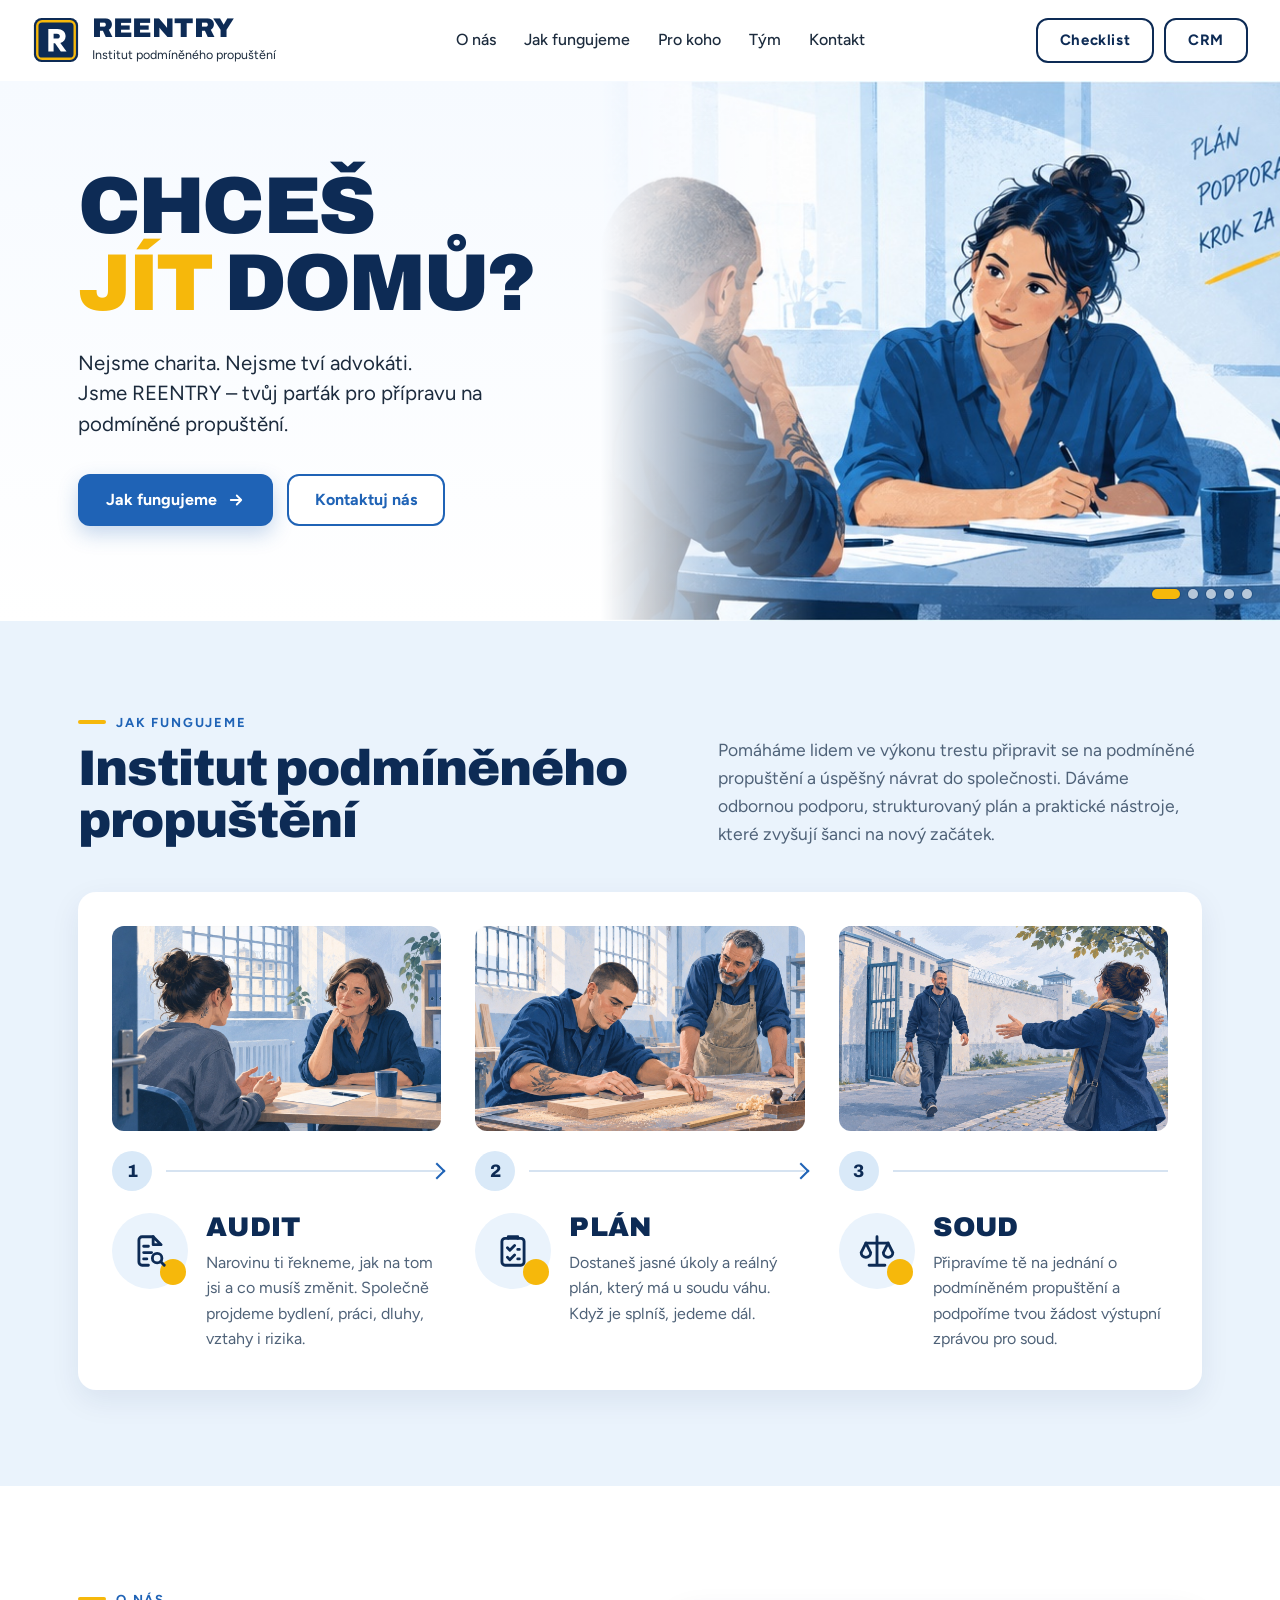
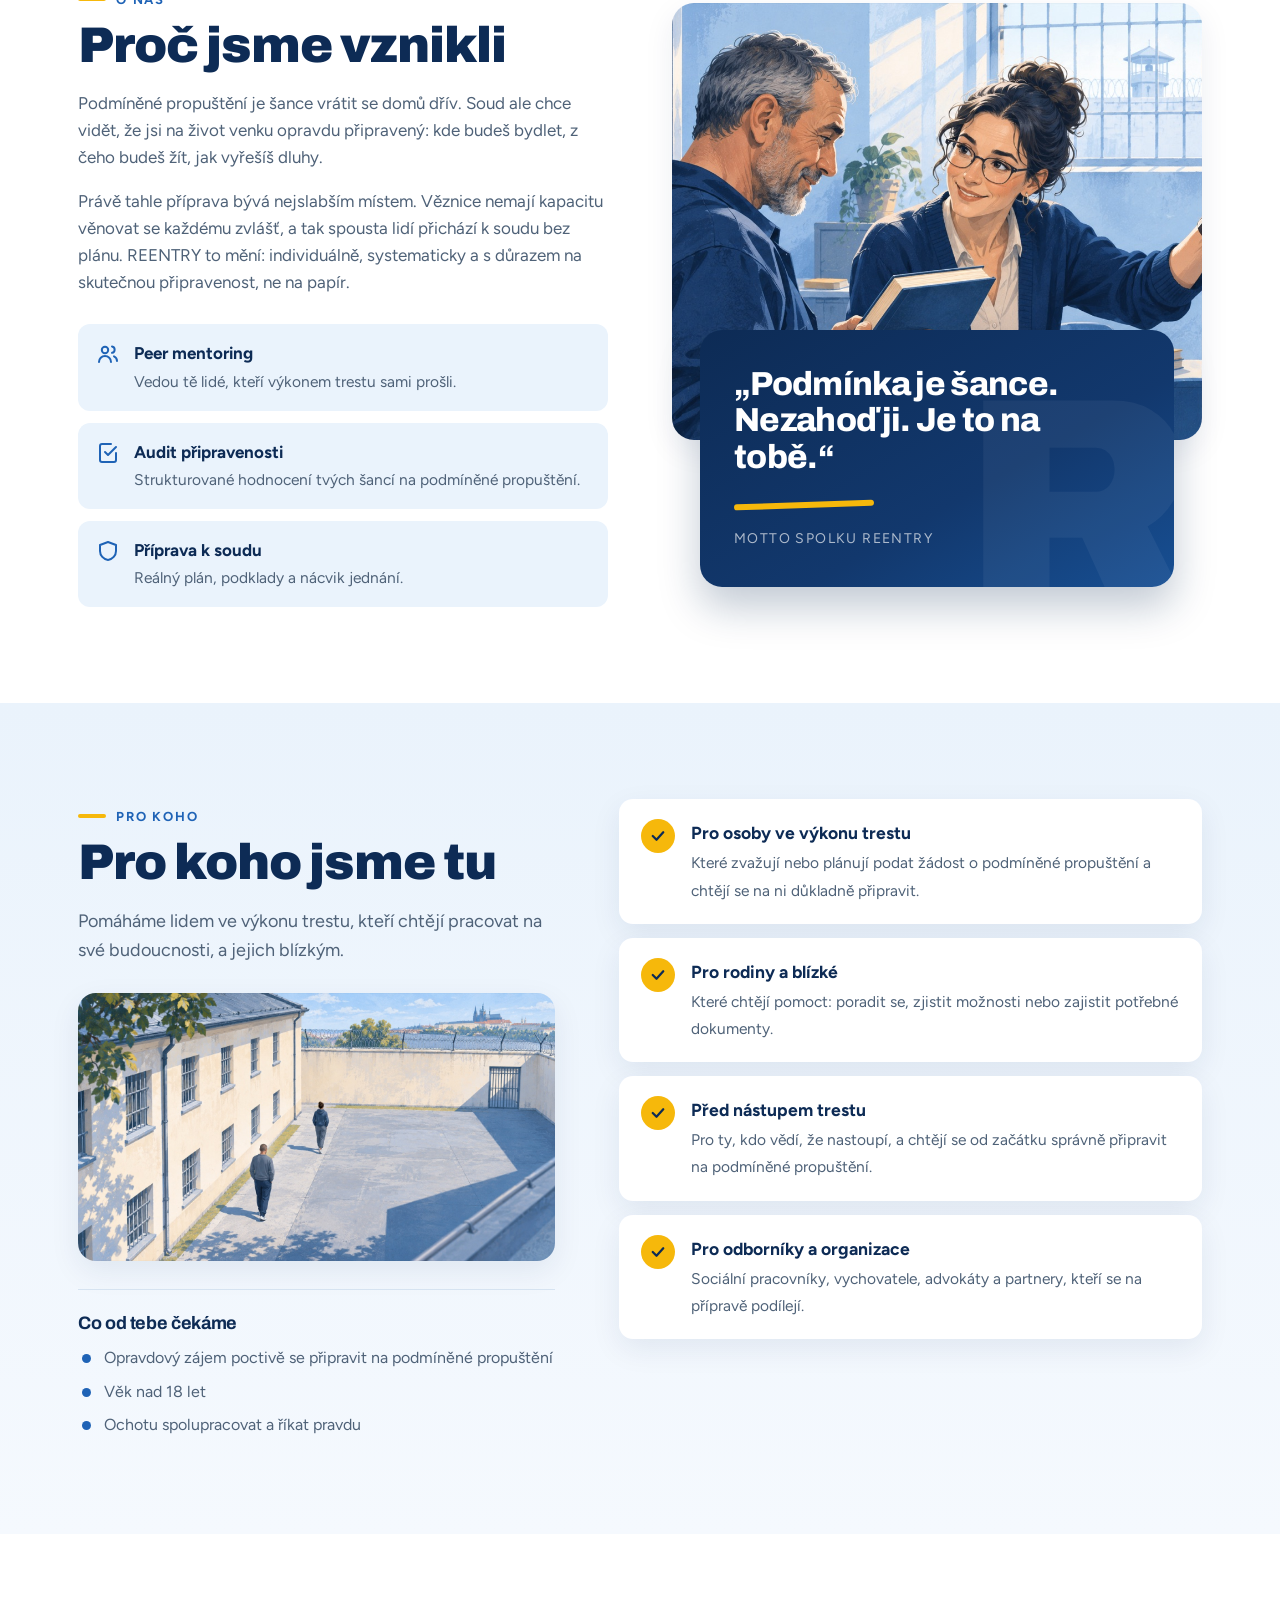
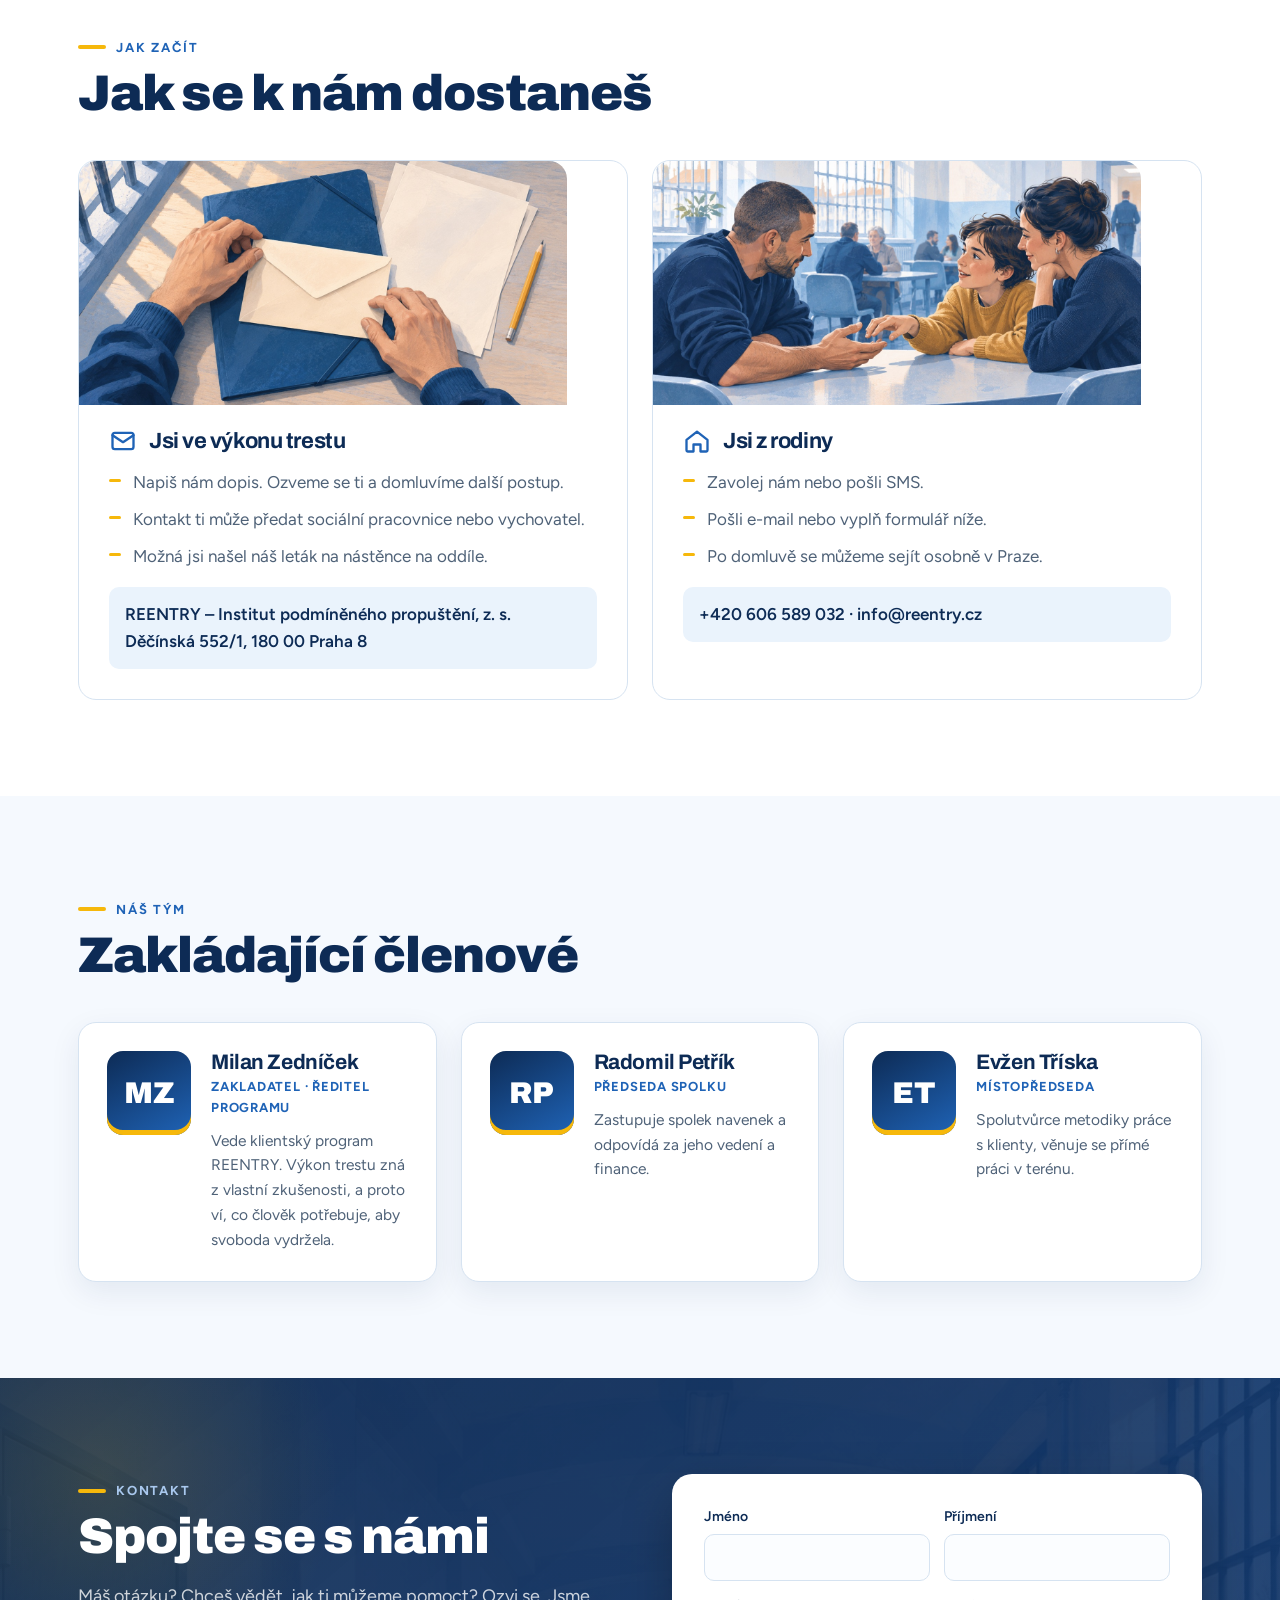
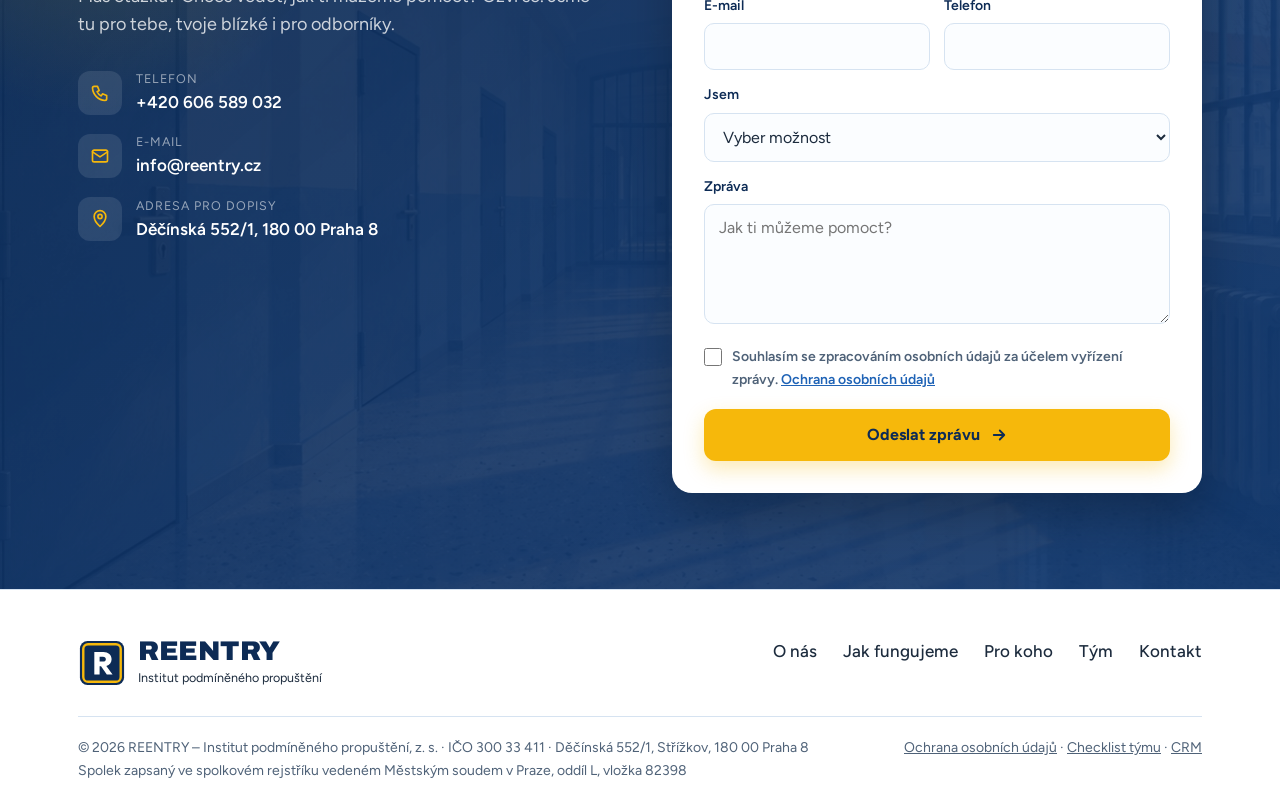
<file: index.html>
<!DOCTYPE html>
<html lang="cs">
<head>
<meta charset="UTF-8">
<meta name="viewport" content="width=device-width, initial-scale=1.0">
<title>REENTRY – Institut podmíněného propuštění, z. s.</title>
<meta name="description" content="REENTRY je tvůj parťák pro přípravu na podmíněné propuštění. Audit připravenosti, konkrétní plán a podpora u soudu. Zapsaný spolek, Praha.">
<meta property="og:title" content="REENTRY – Chceš jít domů?">
<meta property="og:description" content="Nejsme charita. Nejsme tví advokáti. Jsme REENTRY – tvůj parťák pro přípravu na podmíněné propuštění.">
<meta property="og:image" content="img/hero-ilustrace.jpg">
<link rel="icon" href="img/logo/favicon.svg" type="image/svg+xml">
<link rel="icon" href="img/logo/ikona-32.png" sizes="32x32" type="image/png">
<link rel="apple-touch-icon" href="img/logo/ikona-180.png">
<meta name="theme-color" content="#0d2b55">
<link rel="preconnect" href="https://fonts.googleapis.com">
<link rel="preconnect" href="https://fonts.gstatic.com" crossorigin>
<link href="https://fonts.googleapis.com/css2?family=Archivo:wght@500;700;800;900&family=Figtree:wght@400;500;600;700&display=swap" rel="stylesheet">
<style>
  :root {
    --navy: #0d2b55;
    --navy-2: #12386d;
    --blue: #1f63b6;
    --blue-dark: #174f93;
    --sky: #eaf3fc;
    --sky-2: #d9e9f8;
    --yellow: #f6b80b;
    --yellow-dark: #e0a500;
    --ink: #1c2b3d;
    --muted: #4f6278;
    --line: #d6e3f1;
    --white: #ffffff;
    --radius: 14px;
    --shadow: 0 10px 30px rgba(13, 43, 85, .08);
    --wrap: 1180px;
  }
  * { margin: 0; padding: 0; box-sizing: border-box; }
  html { scroll-behavior: smooth; scroll-padding-top: 84px; }
  body { font-family: 'Figtree', system-ui, sans-serif; color: var(--ink); background: var(--white); line-height: 1.6; font-size: 17px; -webkit-font-smoothing: antialiased; overflow-x: hidden; }
  img { max-width: 100%; display: block; }
  a { color: inherit; }
  .wrap { max-width: var(--wrap); margin: 0 auto; padding: 0 28px; }
  h1, h2, h3 { font-family: 'Archivo', sans-serif; color: var(--navy); line-height: 1.05; letter-spacing: -0.02em; }
  .eyebrow { font: 700 13px/1 'Figtree', sans-serif; letter-spacing: .14em; text-transform: uppercase; color: var(--blue); margin-bottom: 14px; display: inline-flex; align-items: center; gap: 10px; }
  .eyebrow::before { content: ''; width: 28px; height: 4px; border-radius: 2px; background: var(--yellow); }
  .h2 { font-size: clamp(32px, 4.4vw, 50px); font-weight: 900; margin-bottom: 18px; }
  .lead { color: var(--muted); font-size: 18px; max-width: 620px; }
  section { padding: 96px 0; }

  /* Buttons */
  .btn { display: inline-flex; align-items: center; gap: 10px; padding: 15px 26px; border-radius: 12px; font: 700 16px/1 'Figtree', sans-serif; text-decoration: none; border: 2px solid transparent; transition: transform .15s ease, background .15s ease, box-shadow .15s ease; cursor: pointer; }
  .btn svg { width: 18px; height: 18px; transition: transform .15s ease; }
  .btn:hover svg { transform: translateX(3px); }
  .btn:focus-visible, .nav a:focus-visible, input:focus-visible, select:focus-visible, textarea:focus-visible { outline: 3px solid var(--yellow); outline-offset: 2px; }
  .btn-blue { background: var(--blue); color: #fff; box-shadow: 0 8px 20px rgba(31, 99, 182, .25); }
  .btn-blue:hover { background: var(--blue-dark); transform: translateY(-1px); }
  .btn-outline { background: #fff; color: var(--blue); border-color: var(--blue); }
  .btn-outline:hover { background: var(--sky); }
  .btn-yellow { background: var(--yellow); color: var(--navy); box-shadow: 0 8px 20px rgba(246, 184, 11, .3); }
  .btn-yellow:hover { background: var(--yellow-dark); transform: translateY(-1px); }

  /* Header */
  header { position: sticky; top: 0; z-index: 50; background: rgba(255,255,255,.94); backdrop-filter: blur(10px); border-bottom: 1px solid transparent; transition: border-color .2s, box-shadow .2s; }
  header.scrolled { border-color: var(--line); box-shadow: 0 4px 18px rgba(13,43,85,.06); }
  .bar { display: flex; align-items: center; justify-content: space-between; height: 80px; gap: 24px; }
  header .wrap.bar { max-width: none; padding: 0 32px; }
  header .bar { justify-content: flex-start; }
  header .bar > nav { margin: 0 auto; }
  .brand { display: flex; align-items: center; gap: 12px; text-decoration: none; }
  .brand .r { width: 46px; height: 46px; border-radius: 8px; background: var(--navy); color: #fff; font: 900 30px/1 'Archivo', sans-serif; display: grid; place-items: center; box-shadow: inset 0 0 0 3px var(--yellow); flex-shrink: 0; }
  .logo-mark { width: 48px; height: 48px; flex-shrink: 0; }
  .brand b { display: block; font: 900 27px/1 'Archivo', sans-serif; color: var(--navy); letter-spacing: -.01em; }
  .brand small { display: block; font-size: 12.5px; color: var(--ink); margin-top: 3px; white-space: nowrap; }
  .nav { display: flex; align-items: center; gap: 28px; list-style: none; }
  .nav a, .btn, .btn-crm { white-space: nowrap; }
  .nav a { text-decoration: none; font-weight: 500; font-size: 16px; color: var(--ink); position: relative; padding: 6px 0; }
  .nav a::after { content: ''; position: absolute; left: 0; right: 0; bottom: 0; height: 3px; border-radius: 2px; background: var(--yellow); transform: scaleX(0); transition: transform .2s; }
  .nav a:hover::after { transform: scaleX(1); }
  .nav .team-link a { color: var(--muted); font-size: 14px; }
  .nav .team-first { border-left: 1px solid var(--line); padding-left: 22px; margin-left: -6px; }
  .nav-crm-mobile { display: none; }
  .btn-crm { display: inline-flex; align-items: center; padding: 13px 22px; border: 2px solid var(--navy); border-radius: 12px; font: 700 15px/1 'Figtree', sans-serif; color: var(--navy); text-decoration: none; letter-spacing: .04em; transition: background .15s, color .15s; }
  .team-btns { display: flex; gap: 10px; margin-left: -10px; }
  .btn-crm:hover { background: var(--navy); color: #fff; }
  .btn-crm:focus-visible { outline: 3px solid var(--yellow); outline-offset: 2px; }
  .menu-btn { display: none; background: none; border: 0; width: 44px; height: 44px; cursor: pointer; color: var(--navy); }
  .menu-btn svg { width: 28px; height: 28px; }

  /* Hero */
  .hero { position: relative; padding: 0; background: linear-gradient(180deg, #f6faff 0%, #fff 100%); overflow: hidden; }
  .hero-grid { display: grid; grid-template-columns: minmax(0, 1fr) minmax(0, 1.15fr); align-items: center; min-height: 540px; }
  .hero-copy { position: relative; z-index: 2; padding: 64px 0 72px; }
  .hero h1 { font-size: clamp(50px, 6.3vw, 86px); font-weight: 900; line-height: .95; letter-spacing: -0.035em; margin-bottom: 26px; }
  .hero h1 .y { color: var(--yellow); }
  .hero p { font-size: clamp(18px, 1.6vw, 21px); color: var(--ink); max-width: 500px; margin-bottom: 34px; line-height: 1.5; }
  .hero-actions { display: flex; gap: 14px; flex-wrap: wrap; }
  .hero-art { position: relative; align-self: stretch; margin-right: calc((100vw - min(100vw, var(--wrap))) / -2 - 28px); }
  .hero-art img { position: absolute; inset: 0; width: 100%; height: 100%; object-fit: cover; object-position: 42% center;
    -webkit-mask-image: linear-gradient(90deg, transparent 0%, rgba(0,0,0,.35) 12%, #000 32%); mask-image: linear-gradient(90deg, transparent 0%, rgba(0,0,0,.35) 12%, #000 32%); }

  .hero-art .slide { opacity: 0; transition: opacity 1.4s ease; }
  .hero-art .slide.on { opacity: 1; }
  .dots { position: absolute; right: 28px; bottom: 22px; display: flex; gap: 8px; z-index: 3; }
  .dots button { width: 10px; height: 10px; border-radius: 50%; border: 0; padding: 0; background: rgba(255,255,255,.65); box-shadow: 0 0 0 1px rgba(13,43,85,.25); cursor: pointer; transition: width .3s, background .3s; }
  .dots button.on { width: 28px; border-radius: 5px; background: var(--yellow); }

  /* Institut + steps */
  .institut { background: var(--sky); padding: 84px 0 96px; }
  .inst-head { display: grid; grid-template-columns: 1.1fr .9fr; gap: 48px; align-items: end; margin-bottom: 44px; }
  .inst-head .h2 { margin: 0; }
  .inst-head p { color: var(--muted); font-size: 17.5px; }
  .steps { background: #fff; border-radius: 18px; box-shadow: var(--shadow); padding: 34px 34px 38px; display: grid; grid-template-columns: repeat(3, 1fr); gap: 34px; }
  .step-img, .quote-wrap > img, .who-img, .card-img { height: auto; }
  .step-img { width: 100%; aspect-ratio: 16 / 10; object-fit: cover; border-radius: 12px; margin-bottom: 20px; background: var(--sky); }
  .step-top { display: flex; align-items: center; gap: 14px; margin-bottom: 22px; }
  .num { width: 40px; height: 40px; border-radius: 50%; background: var(--sky-2); color: var(--navy); font: 800 18px/1 'Archivo', sans-serif; display: grid; place-items: center; flex-shrink: 0; }
  .step-line { flex: 1; height: 2px; background: var(--line); position: relative; }
  .step-line::after { content: ''; position: absolute; right: -2px; top: -5px; width: 10px; height: 10px; border-top: 2px solid var(--blue); border-right: 2px solid var(--blue); transform: rotate(45deg); }
  .step:last-child .step-line::after { display: none; }
  .step-body { display: grid; grid-template-columns: 76px 1fr; gap: 18px; align-items: start; }
  .step-ico { width: 76px; height: 76px; border-radius: 50%; background: var(--sky); display: grid; place-items: center; position: relative; }
  .step-ico::after { content: ''; position: absolute; width: 26px; height: 26px; border-radius: 50%; background: var(--yellow); right: 2px; bottom: 4px; z-index: 0; }
  .step-ico svg { width: 38px; height: 38px; position: relative; z-index: 1; color: var(--navy); }
  .step h3 { font-size: 27px; font-weight: 900; letter-spacing: .01em; margin-bottom: 8px; }
  .step p { color: var(--muted); font-size: 16px; }
  .step .more { display: inline-flex; align-items: center; gap: 6px; margin-top: 12px; color: var(--blue); font-weight: 700; text-decoration: none; font-size: 15.5px; }
  .step .more svg { width: 16px; height: 16px; color: var(--yellow-dark); }

  /* O nás / quote */
  .about-grid { display: grid; grid-template-columns: 1fr 1fr; gap: 64px; align-items: center; }
  .about p + p { margin-top: 16px; }
  .about p { color: var(--muted); }
  .quote { position: relative; background: linear-gradient(150deg, var(--navy) 0%, var(--navy-2) 60%, var(--blue-dark) 100%); color: #fff; border-radius: 22px; padding: 56px 48px; overflow: hidden; }
  .quote::before { content: 'R'; position: absolute; right: -20px; bottom: -70px; font: 900 300px/1 'Archivo', sans-serif; color: rgba(255,255,255,.05); }
  .quote blockquote { font: 800 clamp(32px, 3.6vw, 46px)/1.1 'Archivo', sans-serif; letter-spacing: -0.02em; position: relative; }
  .quote .underline { width: 140px; height: 6px; border-radius: 3px; background: var(--yellow); margin: 26px 0 16px; transform: rotate(-2deg); }
  .quote cite { font-style: normal; font-size: 14px; letter-spacing: .1em; text-transform: uppercase; color: rgba(255,255,255,.65); }
  .pillars { display: grid; gap: 12px; margin-top: 28px; }
  .pillar { display: flex; gap: 14px; align-items: flex-start; padding: 16px 18px; border-radius: 12px; background: var(--sky); }
  .pillar svg { width: 24px; height: 24px; flex-shrink: 0; color: var(--blue); margin-top: 2px; }
  .pillar b { display: block; color: var(--navy); }
  .pillar span { font-size: 15.5px; color: var(--muted); }

  .quote-wrap { position: relative; }
  .quote-wrap > img { width: 100%; aspect-ratio: 4 / 3.3; object-fit: cover; border-radius: 22px; box-shadow: var(--shadow); }
  .quote-wrap .quote { margin: -110px 28px 0; padding: 36px 34px; box-shadow: 0 20px 40px rgba(13,43,85,.25); }
  .quote-wrap .quote blockquote { font-size: clamp(26px, 2.6vw, 34px); }

  /* Pro koho */
  .who { background: linear-gradient(180deg, var(--sky) 0%, #f5f9fe 100%); }
  .who-grid { display: grid; grid-template-columns: .9fr 1.1fr; gap: 64px; align-items: start; }
  .who-list { display: grid; gap: 14px; }
  .who-item { display: flex; gap: 16px; align-items: flex-start; background: #fff; border-radius: var(--radius); padding: 20px 22px; box-shadow: var(--shadow); }
  .check { width: 34px; height: 34px; border-radius: 50%; background: var(--yellow); display: grid; place-items: center; flex-shrink: 0; }
  .check svg { width: 18px; height: 18px; color: var(--navy); }
  .who-item b { display: block; color: var(--navy); font-size: 17.5px; margin-bottom: 2px; }
  .who-item span { color: var(--muted); font-size: 15.5px; }
  .who-img { width: 100%; aspect-ratio: 16 / 9; object-fit: cover; border-radius: 18px; margin-top: 28px; box-shadow: var(--shadow); }
  .criteria { margin-top: 28px; padding-top: 24px; border-top: 1px solid var(--line); }
  .criteria h3 { font-size: 18px; margin-bottom: 12px; }
  .criteria ul { list-style: none; display: grid; gap: 8px; }
  .criteria li { padding-left: 26px; position: relative; color: var(--muted); font-size: 16px; }
  .criteria li::before { content: ''; position: absolute; left: 4px; top: 9px; width: 9px; height: 9px; border-radius: 50%; background: var(--blue); }

  /* Jak začít */
  .start-grid { display: grid; grid-template-columns: repeat(2, 1fr); gap: 24px; margin-top: 40px; }
  .card { border: 1px solid var(--line); border-radius: 18px; padding: 30px; background: #fff; }
  .card-img { width: calc(100% + 60px); margin: -30px -30px 22px; aspect-ratio: 16 / 8; object-fit: cover; border-radius: 18px 18px 0 0; }
  .card { overflow: hidden; }
  .card h3 { font-size: 22px; margin-bottom: 14px; display: flex; align-items: center; gap: 12px; }
  .card h3 svg { width: 28px; height: 28px; color: var(--blue); }
  .card ul { list-style: none; display: grid; gap: 10px; }
  .card li { padding-left: 24px; position: relative; color: var(--muted); }
  .card li::before { content: ''; position: absolute; left: 0; top: 10px; width: 12px; height: 3px; border-radius: 2px; background: var(--yellow); }
  .card address { font-style: normal; margin-top: 16px; padding: 14px 16px; background: var(--sky); border-radius: 10px; color: var(--navy); font-weight: 600; }

  /* Tým */
  .team-grid { display: grid; grid-template-columns: repeat(3, 1fr); gap: 24px; margin-top: 40px; }
  .member { background: #fff; border: 1px solid var(--line); border-radius: 18px; padding: 28px; display: flex; gap: 20px; align-items: flex-start; box-shadow: var(--shadow); }
  .avatar { width: 84px; height: 84px; border-radius: 16px; background: linear-gradient(150deg, var(--navy), var(--blue)); color: #fff; font: 900 30px/1 'Archivo', sans-serif; display: grid; place-items: center; flex-shrink: 0; box-shadow: inset 0 -5px 0 var(--yellow); }
  .member h3 { font-size: 21px; margin-bottom: 4px; }
  .member .role { font-size: 13px; font-weight: 700; letter-spacing: .06em; text-transform: uppercase; color: var(--blue); margin-bottom: 10px; }
  .member p { font-size: 15.5px; color: var(--muted); }

  /* Kontakt */
  .contact { background: linear-gradient(140deg, rgba(13,43,85,.95) 0%, rgba(15,51,102,.9) 55%, rgba(18,56,109,.93) 100%), url(img/chodba.jpg) center / cover; color: #fff; position: relative; overflow: hidden; }
  .contact::before { content: ''; position: absolute; width: 520px; height: 520px; border-radius: 50%; background: radial-gradient(circle, rgba(246,184,11,.16), transparent 65%); left: -160px; top: -160px; }
  .contact-grid { display: grid; grid-template-columns: 1fr 1fr; gap: 64px; align-items: start; position: relative; }
  .contact .eyebrow { color: #a9c8ee; }
  .contact .h2 { color: #fff; }
  .contact .lead { color: rgba(255,255,255,.78); }
  .c-items { list-style: none; display: grid; gap: 16px; margin-top: 30px; }
  .c-items li { display: flex; gap: 14px; align-items: center; }
  .c-items .ic { width: 44px; height: 44px; border-radius: 12px; background: rgba(255,255,255,.1); display: grid; place-items: center; flex-shrink: 0; }
  .c-items svg { width: 20px; height: 20px; color: var(--yellow); }
  .c-items small { display: block; font-size: 12.5px; letter-spacing: .08em; text-transform: uppercase; color: rgba(255,255,255,.55); }
  .c-items a, .c-items span { color: #fff; text-decoration: none; font-weight: 600; font-size: 17px; }
  .c-items a:hover { text-decoration: underline; text-underline-offset: 3px; }
  form { background: #fff; color: var(--ink); border-radius: 20px; padding: 32px; box-shadow: 0 20px 50px rgba(0,0,0,.25); }
  .row { display: grid; grid-template-columns: 1fr 1fr; gap: 14px; }
  .field { margin-bottom: 14px; }
  label { display: block; font-size: 14px; font-weight: 600; color: var(--navy); margin-bottom: 6px; }
  input, select, textarea { width: 100%; font: 400 16px 'Figtree', sans-serif; color: var(--ink); padding: 13px 14px; border: 1.5px solid var(--line); border-radius: 10px; background: #fbfdff; transition: border-color .15s; }
  input:focus, select:focus, textarea:focus { border-color: var(--blue); outline: none; }
  textarea { min-height: 120px; resize: vertical; }
  .consent { display: flex; gap: 10px; align-items: flex-start; font-size: 14px; color: var(--muted); margin: 4px 0 18px; }
  .consent input { width: 18px; height: 18px; margin-top: 2px; flex-shrink: 0; }
  .consent a { color: var(--blue); }
  form .btn { width: 100%; justify-content: center; }
  .hp { position: absolute; left: -9999px; }
  .form-ok { display: none; text-align: center; padding: 30px 10px; }
  .form-ok h3 { font-size: 26px; margin-bottom: 8px; }

  /* Footer */
  footer { background: #fff; padding: 48px 0 28px; border-top: 1px solid var(--line); }
  .foot { display: flex; justify-content: space-between; gap: 32px; flex-wrap: wrap; align-items: flex-start; }
  .foot-nav { display: flex; gap: 26px; list-style: none; flex-wrap: wrap; }
  .foot-nav a { text-decoration: none; color: var(--ink); font-weight: 500; }
  .foot-nav a:hover { color: var(--blue); }
  .legal { margin-top: 28px; padding-top: 20px; border-top: 1px solid var(--line); display: flex; justify-content: space-between; gap: 16px; flex-wrap: wrap; font-size: 14px; color: var(--muted); }
  .legal a { color: var(--muted); }

  /* Reveal */
  .reveal { opacity: 0; transform: translateY(18px); transition: opacity .6s ease, transform .6s ease; }
  .reveal.in { opacity: 1; transform: none; }
  @media (prefers-reduced-motion: reduce) { .reveal { opacity: 1; transform: none; transition: none; } html { scroll-behavior: auto; } }

  /* Responsive */
  @media (max-width: 1320px) {
    .bar .btn-yellow { display: none; }
  }
  @media (max-width: 1020px) {
    .nav { gap: 20px; }
    .bar .btn-yellow { display: none; }
    .steps { grid-template-columns: 1fr; gap: 26px; }
    .step-line::after { display: none; }
    .team-grid { grid-template-columns: 1fr; }
  }
  @media (max-width: 860px) {
    body { font-size: 16px; }
    section { padding: 68px 0; }
    .wrap { padding: 0 20px; }
    .menu-btn { display: grid; place-items: center; }
    .team-btns { display: none; }
    .nav-crm-mobile { display: list-item; }
    .nav { position: fixed; inset: 80px 0 auto 0; background: #fff; flex-direction: column; align-items: stretch; gap: 0; padding: 8px 20px 20px; border-bottom: 1px solid var(--line); box-shadow: 0 16px 30px rgba(13,43,85,.1); transform: translateY(-8px); opacity: 0; pointer-events: none; transition: .2s; }
    .nav.open { transform: none; opacity: 1; pointer-events: auto; }
    .nav a { display: block; padding: 14px 4px; border-bottom: 1px solid var(--line); }
    .nav a::after { display: none; }
    .nav .team-first { border-left: 0; padding-left: 0; margin-left: 0; }
    .brand small { font-size: 11px; }
    .hero-grid { grid-template-columns: 1fr; min-height: 0; }
    .hero-copy { padding: 40px 0 28px; }
    .hero-art { margin: 0 -20px; height: 280px; }
    .hero-art img { -webkit-mask-image: linear-gradient(180deg, transparent 0%, #000 18%); mask-image: linear-gradient(180deg, transparent 0%, #000 18%); object-position: 40% center; }
    .inst-head, .about-grid, .who-grid, .contact-grid, .start-grid { grid-template-columns: 1fr; gap: 32px; }
    .steps { padding: 26px 22px; }
    .step-body { grid-template-columns: 60px 1fr; }
    .step-ico { width: 60px; height: 60px; }
    .step-ico svg { width: 30px; height: 30px; }
    .quote { padding: 40px 28px; }
    .quote-wrap .quote { margin: -60px 14px 0; padding: 28px 24px; }
    .card-img { width: calc(100% + 60px); }
    .dots { right: 20px; bottom: 14px; }
    .row { grid-template-columns: 1fr; gap: 0; }
    form { padding: 24px; }
    .member { padding: 22px; }
  }
</style>
</head>
<body>

<header id="top">
  <div class="wrap bar">
    <a class="brand" href="#top" aria-label="REENTRY – úvod">
      <img class="logo-mark" src="img/logo/reentry-znak.svg" alt="" width="48" height="48">
      <span><b>REENTRY</b><small>Institut podmíněného propuštění</small></span>
    </a>
    <nav aria-label="Hlavní menu">
      <ul class="nav" id="nav">
        <li><a href="#o-nas">O nás</a></li>
        <li><a href="#jak-fungujeme">Jak fungujeme</a></li>
        <li><a href="#pro-koho">Pro koho</a></li>
        <li><a href="#tym">Tým</a></li>
        <li><a href="#kontakt">Kontakt</a></li>
        <li class="team-link team-first nav-crm-mobile"><a href="checklist.html">Checklist</a></li>
        <li class="team-link nav-crm-mobile"><a href="reentry-crm.html">CRM</a></li>
      </ul>
    </nav>
    <a class="btn btn-yellow" href="#kontakt">Kontaktuj nás <svg viewBox="0 0 24 24" fill="none" stroke="currentColor" stroke-width="2.4" stroke-linecap="round" stroke-linejoin="round"><path d="M5 12h14M13 6l6 6-6 6"/></svg></a>
    <div class="team-btns"><a class="btn-crm" href="checklist.html">Checklist</a><a class="btn-crm" href="reentry-crm.html">CRM</a></div>
    <button class="menu-btn" id="menuBtn" aria-label="Otevřít menu" aria-expanded="false" aria-controls="nav">
      <svg viewBox="0 0 24 24" fill="none" stroke="currentColor" stroke-width="2.2" stroke-linecap="round"><path d="M4 7h16M4 12h16M4 17h16"/></svg>
    </button>
  </div>
</header>

<main>

<!-- HERO -->
<section class="hero">
  <div class="wrap hero-grid">
    <div class="hero-copy">
      <h1>CHCEŠ<br><span class="y">JÍT</span> DOMŮ?</h1>
      <p>Nejsme charita. Nejsme tví advokáti.<br>Jsme REENTRY – tvůj parťák pro přípravu na podmíněné propuštění.</p>
      <div class="hero-actions">
        <a class="btn btn-blue" href="#jak-fungujeme">Jak fungujeme <svg viewBox="0 0 24 24" fill="none" stroke="currentColor" stroke-width="2.4" stroke-linecap="round" stroke-linejoin="round"><path d="M5 12h14M13 6l6 6-6 6"/></svg></a>
        <a class="btn btn-outline" href="#kontakt">Kontaktuj nás</a>
      </div>
    </div>
    <div class="hero-art" aria-hidden="true">
      <img class="slide on" src="img/hero-ilustrace.jpg" alt="" width="1012" height="553" fetchpriority="high">
      <img class="slide" src="img/navrat-domu.jpg" alt="" width="1400" height="788" loading="lazy">
      <img class="slide" src="img/rozhovor-audit.jpg" alt="" width="1400" height="788" loading="lazy">
      <img class="slide" src="img/mentor-knihovna.jpg" alt="" width="1400" height="788" loading="lazy">
      <img class="slide" src="img/dilna-prace.jpg" alt="" width="1400" height="788" loading="lazy">
      <div class="dots"></div>
    </div>
  </div>
</section>

<!-- INSTITUT + KROKY -->
<section class="institut" id="jak-fungujeme">
  <div class="wrap">
    <div class="inst-head reveal">
      <div>
        <div class="eyebrow">Jak fungujeme</div>
        <h2 class="h2">Institut podmíněného propuštění</h2>
      </div>
      <p>Pomáháme lidem ve výkonu trestu připravit se na podmíněné propuštění a úspěšný návrat do společnosti. Dáváme odbornou podporu, strukturovaný plán a praktické nástroje, které zvyšují šanci na nový začátek.</p>
    </div>

    <div class="steps reveal">
      <article class="step">
        <img class="step-img" src="img/rozhovor-audit.jpg" alt="Konzultantka mluví s klientem u stolu" loading="lazy" width="1400" height="788">
        <div class="step-top"><span class="num">1</span><span class="step-line"></span></div>
        <div class="step-body">
          <div class="step-ico"><svg viewBox="0 0 24 24" fill="none" stroke="currentColor" stroke-width="1.8" stroke-linecap="round" stroke-linejoin="round"><path d="M14 3H7a2 2 0 0 0-2 2v14a2 2 0 0 0 2 2h4"/><path d="M14 3l5 5h-5z"/><path d="M8 9h3M8 13h5M8 17h2"/><circle cx="16.5" cy="16.5" r="3"/><path d="M18.7 18.7L21 21"/></svg></div>
          <div>
            <h3>AUDIT</h3>
            <p>Narovinu ti řekneme, jak na tom jsi a co musíš změnit. Společně projdeme bydlení, práci, dluhy, vztahy i rizika.</p>
          </div>
        </div>
      </article>
      <article class="step">
        <img class="step-img" src="img/dilna-prace.jpg" alt="Mistr v dílně ukazuje mladému muži práci se dřevem" loading="lazy" width="1400" height="788">
        <div class="step-top"><span class="num">2</span><span class="step-line"></span></div>
        <div class="step-body">
          <div class="step-ico"><svg viewBox="0 0 24 24" fill="none" stroke="currentColor" stroke-width="1.8" stroke-linecap="round" stroke-linejoin="round"><rect x="5" y="4" width="14" height="17" rx="2"/><path d="M9 4V3h6v1"/><path d="M8.5 10l1.5 1.5 3-3M8.5 16l1.5 1.5 3-3"/><path d="M15 11h1M15 17h1"/></svg></div>
          <div>
            <h3>PLÁN</h3>
            <p>Dostaneš jasné úkoly a reálný plán, který má u soudu váhu. Když je splníš, jedeme dál.</p>
          </div>
        </div>
      </article>
      <article class="step">
        <img class="step-img" src="img/navrat-domu.jpg" alt="Muž odchází z brány věznice a vítá ho blízká osoba" loading="lazy" width="1400" height="788">
        <div class="step-top"><span class="num">3</span><span class="step-line"></span></div>
        <div class="step-body">
          <div class="step-ico"><svg viewBox="0 0 24 24" fill="none" stroke="currentColor" stroke-width="1.8" stroke-linecap="round" stroke-linejoin="round"><path d="M12 3v18M7 21h10"/><path d="M5 7h14"/><path d="M5 7l-3 6a3 3 0 0 0 6 0z"/><path d="M19 7l-3 6a3 3 0 0 0 6 0z"/></svg></div>
          <div>
            <h3>SOUD</h3>
            <p>Připravíme tě na jednání o podmíněném propuštění a podpoříme tvou žádost výstupní zprávou pro soud.</p>
          </div>
        </div>
      </article>
    </div>
  </div>
</section>

<!-- O NÁS -->
<section class="about" id="o-nas">
  <div class="wrap about-grid">
    <div class="reveal">
      <div class="eyebrow">O nás</div>
      <h2 class="h2">Proč jsme vznikli</h2>
      <p>Podmíněné propuštění je šance vrátit se domů dřív. Soud ale chce vidět, že jsi na život venku opravdu připravený: kde budeš bydlet, z čeho budeš žít, jak vyřešíš dluhy.</p>
      <p>Právě tahle příprava bývá nejslabším místem. Věznice nemají kapacitu věnovat se každému zvlášť, a tak spousta lidí přichází k soudu bez plánu. REENTRY to mění: individuálně, systematicky a s důrazem na skutečnou připravenost, ne na papír.</p>
      <div class="pillars">
        <div class="pillar"><svg viewBox="0 0 24 24" fill="none" stroke="currentColor" stroke-width="2" stroke-linecap="round" stroke-linejoin="round"><circle cx="9" cy="8" r="3.2"/><path d="M3 20c0-3.3 2.7-6 6-6s6 2.7 6 6"/><path d="M16 4.5a3.2 3.2 0 0 1 0 6.3M18 14.3c1.8.8 3 2.6 3 4.7"/></svg><div><b>Peer mentoring</b><span>Vedou tě lidé, kteří výkonem trestu sami prošli.</span></div></div>
        <div class="pillar"><svg viewBox="0 0 24 24" fill="none" stroke="currentColor" stroke-width="2" stroke-linecap="round" stroke-linejoin="round"><path d="M9 11l3 3 8-8"/><path d="M20 12v7a2 2 0 0 1-2 2H6a2 2 0 0 1-2-2V5a2 2 0 0 1 2-2h9"/></svg><div><b>Audit připravenosti</b><span>Strukturované hodnocení tvých šancí na podmíněné propuštění.</span></div></div>
        <div class="pillar"><svg viewBox="0 0 24 24" fill="none" stroke="currentColor" stroke-width="2" stroke-linecap="round" stroke-linejoin="round"><path d="M12 3l8 3v6c0 4.5-3.4 8.3-8 9-4.6-.7-8-4.5-8-9V6z"/></svg><div><b>Příprava k soudu</b><span>Reálný plán, podklady a nácvik jednání.</span></div></div>
      </div>
    </div>
    <div class="quote-wrap reveal">
      <img src="img/mentor-knihovna.jpg" alt="Mentorka doporučuje knihu muži ve vězeňské knihovně" loading="lazy" width="1400" height="788">
      <div class="quote">
        <blockquote>„Podmínka je šance. Nezahoď ji. Je to na tobě.“</blockquote>
        <div class="underline"></div>
        <cite>Motto spolku REENTRY</cite>
      </div>
    </div>
  </div>
</section>

<!-- PRO KOHO -->
<section class="who" id="pro-koho">
  <div class="wrap who-grid">
    <div class="reveal">
      <div class="eyebrow">Pro koho</div>
      <h2 class="h2">Pro koho jsme tu</h2>
      <p class="lead">Pomáháme lidem ve výkonu trestu, kteří chtějí pracovat na své budoucnosti, a jejich blízkým.</p>
      <img class="who-img" src="img/dvur-praha.jpg" alt="Vězeňský dvůr, za zdí je vidět Praha" loading="lazy" width="1400" height="788">
      <div class="criteria">
        <h3>Co od tebe čekáme</h3>
        <ul>
          <li>Opravdový zájem poctivě se připravit na podmíněné propuštění</li>
          <li>Věk nad 18 let</li>
          <li>Ochotu spolupracovat a říkat pravdu</li>
        </ul>
      </div>
    </div>
    <div class="who-list reveal">
      <div class="who-item"><span class="check"><svg viewBox="0 0 24 24" fill="none" stroke="currentColor" stroke-width="3" stroke-linecap="round" stroke-linejoin="round"><path d="M5 12l5 5 9-10"/></svg></span><div><b>Pro osoby ve výkonu trestu</b><span>Které zvažují nebo plánují podat žádost o podmíněné propuštění a chtějí se na ni důkladně připravit.</span></div></div>
      <div class="who-item"><span class="check"><svg viewBox="0 0 24 24" fill="none" stroke="currentColor" stroke-width="3" stroke-linecap="round" stroke-linejoin="round"><path d="M5 12l5 5 9-10"/></svg></span><div><b>Pro rodiny a blízké</b><span>Které chtějí pomoct: poradit se, zjistit možnosti nebo zajistit potřebné dokumenty.</span></div></div>
      <div class="who-item"><span class="check"><svg viewBox="0 0 24 24" fill="none" stroke="currentColor" stroke-width="3" stroke-linecap="round" stroke-linejoin="round"><path d="M5 12l5 5 9-10"/></svg></span><div><b>Před nástupem trestu</b><span>Pro ty, kdo vědí, že nastoupí, a chtějí se od začátku správně připravit na podmíněné propuštění.</span></div></div>
      <div class="who-item"><span class="check"><svg viewBox="0 0 24 24" fill="none" stroke="currentColor" stroke-width="3" stroke-linecap="round" stroke-linejoin="round"><path d="M5 12l5 5 9-10"/></svg></span><div><b>Pro odborníky a organizace</b><span>Sociální pracovníky, vychovatele, advokáty a partnery, kteří se na přípravě podílejí.</span></div></div>
    </div>
  </div>
</section>

<!-- JAK ZAČÍT -->
<section class="start">
  <div class="wrap">
    <div class="reveal">
      <div class="eyebrow">Jak začít</div>
      <h2 class="h2">Jak se k nám dostaneš</h2>
    </div>
    <div class="start-grid">
      <div class="card reveal">
        <img class="card-img" src="img/dopis.jpg" alt="Ruce vkládají dopis do obálky" loading="lazy" width="1400" height="788">
        <h3><svg viewBox="0 0 24 24" fill="none" stroke="currentColor" stroke-width="2" stroke-linecap="round" stroke-linejoin="round"><rect x="3" y="5" width="18" height="14" rx="2"/><path d="M3 7l9 6 9-6"/></svg>Jsi ve výkonu trestu</h3>
        <ul>
          <li>Napiš nám dopis. Ozveme se ti a domluvíme další postup.</li>
          <li>Kontakt ti může předat sociální pracovnice nebo vychovatel.</li>
          <li>Možná jsi našel náš leták na nástěnce na oddíle.</li>
        </ul>
        <address>REENTRY – Institut podmíněného propuštění, z. s.<br>Děčínská 552/1, 180 00 Praha 8</address>
      </div>
      <div class="card reveal">
        <img class="card-img" src="img/navsteva-rodiny.jpg" alt="Návštěva rodiny ve věznici, otec mluví se synem a partnerkou" loading="lazy" width="1400" height="788">
        <h3><svg viewBox="0 0 24 24" fill="none" stroke="currentColor" stroke-width="2" stroke-linecap="round" stroke-linejoin="round"><path d="M3 11l9-7 9 7v9a1 1 0 0 1-1 1h-5v-6h-6v6H4a1 1 0 0 1-1-1z"/></svg>Jsi z rodiny</h3>
        <ul>
          <li>Zavolej nám nebo pošli SMS.</li>
          <li>Pošli e-mail nebo vyplň formulář níže.</li>
          <li>Po domluvě se můžeme sejít osobně v Praze.</li>
        </ul>
        <address>+420 606 589 032 · info@reentry.cz</address>
      </div>
    </div>
  </div>
</section>

<!-- TÝM -->
<section class="team" id="tym" style="background:#f5f9fe">
  <div class="wrap">
    <div class="reveal">
      <div class="eyebrow">Náš tým</div>
      <h2 class="h2">Zakládající členové</h2>
    </div>
    <div class="team-grid">
      <div class="member reveal">
        <div class="avatar">MZ</div>
        <div><h3>Milan Zedníček</h3><div class="role">Zakladatel · Ředitel programu</div><p>Vede klientský program REENTRY. Výkon trestu zná z vlastní zkušenosti, a proto ví, co člověk potřebuje, aby svoboda vydržela.</p></div>
      </div>
      <div class="member reveal">
        <div class="avatar">RP</div>
        <div><h3>Radomil Petřík</h3><div class="role">Předseda spolku</div><p>Zastupuje spolek navenek a odpovídá za jeho vedení a finance.</p></div>
      </div>
      <div class="member reveal">
        <div class="avatar">ET</div>
        <div><h3>Evžen Tříska</h3><div class="role">Místopředseda</div><p>Spolutvůrce metodiky práce s klienty, věnuje se přímé práci v terénu.</p></div>
      </div>
    </div>
  </div>
</section>

<!-- KONTAKT -->
<section class="contact" id="kontakt">
  <div class="wrap contact-grid">
    <div class="reveal">
      <div class="eyebrow">Kontakt</div>
      <h2 class="h2">Spojte se s námi</h2>
      <p class="lead">Máš otázku? Chceš vědět, jak ti můžeme pomoct? Ozvi se. Jsme tu pro tebe, tvoje blízké i pro odborníky.</p>
      <ul class="c-items">
        <li><span class="ic"><svg viewBox="0 0 24 24" fill="none" stroke="currentColor" stroke-width="2" stroke-linecap="round" stroke-linejoin="round"><path d="M5 4h4l2 5-2.5 1.5a11 11 0 0 0 5 5L15 13l5 2v4a2 2 0 0 1-2 2A16 16 0 0 1 3 6a2 2 0 0 1 2-2"/></svg></span><div><small>Telefon</small><a href="tel:+420606589032">+420 606 589 032</a></div></li>
        <li><span class="ic"><svg viewBox="0 0 24 24" fill="none" stroke="currentColor" stroke-width="2" stroke-linecap="round" stroke-linejoin="round"><rect x="3" y="5" width="18" height="14" rx="2"/><path d="M3 7l9 6 9-6"/></svg></span><div><small>E-mail</small><a href="mailto:info@reentry.cz">info@reentry.cz</a></div></li>
        <li><span class="ic"><svg viewBox="0 0 24 24" fill="none" stroke="currentColor" stroke-width="2" stroke-linecap="round" stroke-linejoin="round"><path d="M12 21s7-6.2 7-12a7 7 0 0 0-14 0c0 5.8 7 12 7 12z"/><circle cx="12" cy="9" r="2.5"/></svg></span><div><small>Adresa pro dopisy</small><span>Děčínská 552/1, 180 00 Praha 8</span></div></li>
      </ul>
    </div>

    <form class="reveal" id="form" name="kontakt" method="POST" data-netlify="true" netlify-honeypot="web" action="#kontakt">
      <div class="form-fields">
        <input type="hidden" name="form-name" value="kontakt">
        <p class="hp"><label>Nevyplňujte <input name="web" tabindex="-1" autocomplete="off"></label></p>
        <div class="row">
          <div class="field"><label for="jmeno">Jméno</label><input id="jmeno" name="jmeno" autocomplete="given-name" required></div>
          <div class="field"><label for="prijmeni">Příjmení</label><input id="prijmeni" name="prijmeni" autocomplete="family-name"></div>
        </div>
        <div class="row">
          <div class="field"><label for="email">E-mail</label><input id="email" name="email" type="email" autocomplete="email" required></div>
          <div class="field"><label for="telefon">Telefon</label><input id="telefon" name="telefon" type="tel" autocomplete="tel"></div>
        </div>
        <div class="field"><label for="kdo">Jsem</label>
          <select id="kdo" name="kdo">
            <option value="">Vyber možnost</option>
            <option>Člověk ve výkonu trestu</option>
            <option>Rodina nebo blízký</option>
            <option>Před nástupem trestu</option>
            <option>Odborník nebo organizace</option>
            <option>Dárce nebo partner</option>
          </select>
        </div>
        <div class="field"><label for="zprava">Zpráva</label><textarea id="zprava" name="zprava" required placeholder="Jak ti můžeme pomoct?"></textarea></div>
        <label class="consent"><input type="checkbox" name="souhlas" required> <span>Souhlasím se zpracováním osobních údajů za účelem vyřízení zprávy. <a href="ochrana-osobnich-udaju.html">Ochrana osobních údajů</a></span></label>
        <button class="btn btn-yellow" type="submit">Odeslat zprávu <svg viewBox="0 0 24 24" fill="none" stroke="currentColor" stroke-width="2.4" stroke-linecap="round" stroke-linejoin="round"><path d="M5 12h14M13 6l6 6-6 6"/></svg></button>
      </div>
      <div class="form-ok" role="status">
        <h3>Díky, zpráva dorazila.</h3>
        <p>Ozveme se ti co nejdřív, obvykle do dvou pracovních dnů.</p>
      </div>
    </form>
  </div>
</section>

</main>

<footer>
  <div class="wrap">
    <div class="foot">
      <a class="brand" href="#top">
        <img class="logo-mark" src="img/logo/reentry-znak.svg" alt="" width="48" height="48">
        <span><b>REENTRY</b><small>Institut podmíněného propuštění</small></span>
      </a>
      <ul class="foot-nav">
        <li><a href="#o-nas">O nás</a></li>
        <li><a href="#jak-fungujeme">Jak fungujeme</a></li>
        <li><a href="#pro-koho">Pro koho</a></li>
        <li><a href="#tym">Tým</a></li>
        <li><a href="#kontakt">Kontakt</a></li>
      </ul>
    </div>
    <div class="legal">
      <span>© 2026 REENTRY – Institut podmíněného propuštění, z. s. · IČO 300 33 411 · Děčínská 552/1, Střížkov, 180 00 Praha 8<br>Spolek zapsaný ve spolkovém rejstříku vedeném Městským soudem v Praze, oddíl L, vložka 82398</span>
      <span><a href="ochrana-osobnich-udaju.html">Ochrana osobních údajů</a> · <a href="checklist.html">Checklist týmu</a> · <a href="reentry-crm.html">CRM</a></span>
    </div>
  </div>
</footer>

<script>
  // Header shadow
  const header = document.querySelector('header');
  const onScroll = () => header.classList.toggle('scrolled', window.scrollY > 10);
  window.addEventListener('scroll', onScroll, { passive: true }); onScroll();

  // Mobile menu
  const btn = document.getElementById('menuBtn'), nav = document.getElementById('nav');
  btn.addEventListener('click', () => {
    const open = nav.classList.toggle('open');
    btn.setAttribute('aria-expanded', open);
    btn.setAttribute('aria-label', open ? 'Zavřít menu' : 'Otevřít menu');
  });
  nav.querySelectorAll('a').forEach(a => a.addEventListener('click', () => { nav.classList.remove('open'); btn.setAttribute('aria-expanded', false); }));

  // Hero slideshow
  (() => {
    const slides = [...document.querySelectorAll('.hero-art .slide')];
    const dots = document.querySelector('.hero-art .dots');
    if (slides.length < 2) return;
    let i = 0, timer;
    slides.forEach((_, k) => { const b = document.createElement('button'); b.setAttribute('aria-label', 'Obrázek ' + (k + 1)); if (!k) b.classList.add('on'); b.addEventListener('click', () => { go(k); restart(); }); dots.appendChild(b); });
    const go = k => { slides[i].classList.remove('on'); dots.children[i].classList.remove('on'); i = k; slides[i].classList.add('on'); dots.children[i].classList.add('on'); };
    const restart = () => { clearInterval(timer); if (!matchMedia('(prefers-reduced-motion: reduce)').matches) timer = setInterval(() => go((i + 1) % slides.length), 6000); };
    document.addEventListener('visibilitychange', () => document.hidden ? clearInterval(timer) : restart());
    restart();
  })();
  document.querySelector('.hero-art').removeAttribute('aria-hidden');

  // Reveal on scroll
  const io = 'IntersectionObserver' in window ? new IntersectionObserver(es => es.forEach(e => { if (e.isIntersecting) { e.target.classList.add('in'); io.unobserve(e.target); } }), { threshold: .12 }) : null;
  document.querySelectorAll('.reveal').forEach(el => io ? io.observe(el) : el.classList.add('in'));

  // Form (Netlify Forms; on other hosts falls back to e-mail)
  const form = document.getElementById('form');
  form.addEventListener('submit', async (e) => {
    e.preventDefault();
    const data = new FormData(form);
    try {
      const r = await fetch('/', { method: 'POST', headers: { 'Content-Type': 'application/x-www-form-urlencoded' }, body: new URLSearchParams(data).toString() });
      if (!r.ok) throw new Error(r.status);
      form.querySelector('.form-fields').style.display = 'none';
      form.querySelector('.form-ok').style.display = 'block';
    } catch (err) {
      const body = `Jméno: ${data.get('jmeno')} ${data.get('prijmeni')}\nE-mail: ${data.get('email')}\nTelefon: ${data.get('telefon')}\nJsem: ${data.get('kdo')}\n\n${data.get('zprava')}`;
      window.location.href = 'mailto:info@reentry.cz?subject=' + encodeURIComponent('Zpráva z webu REENTRY') + '&body=' + encodeURIComponent(body);
    }
  });
</script>
</body>
</html>
</file>
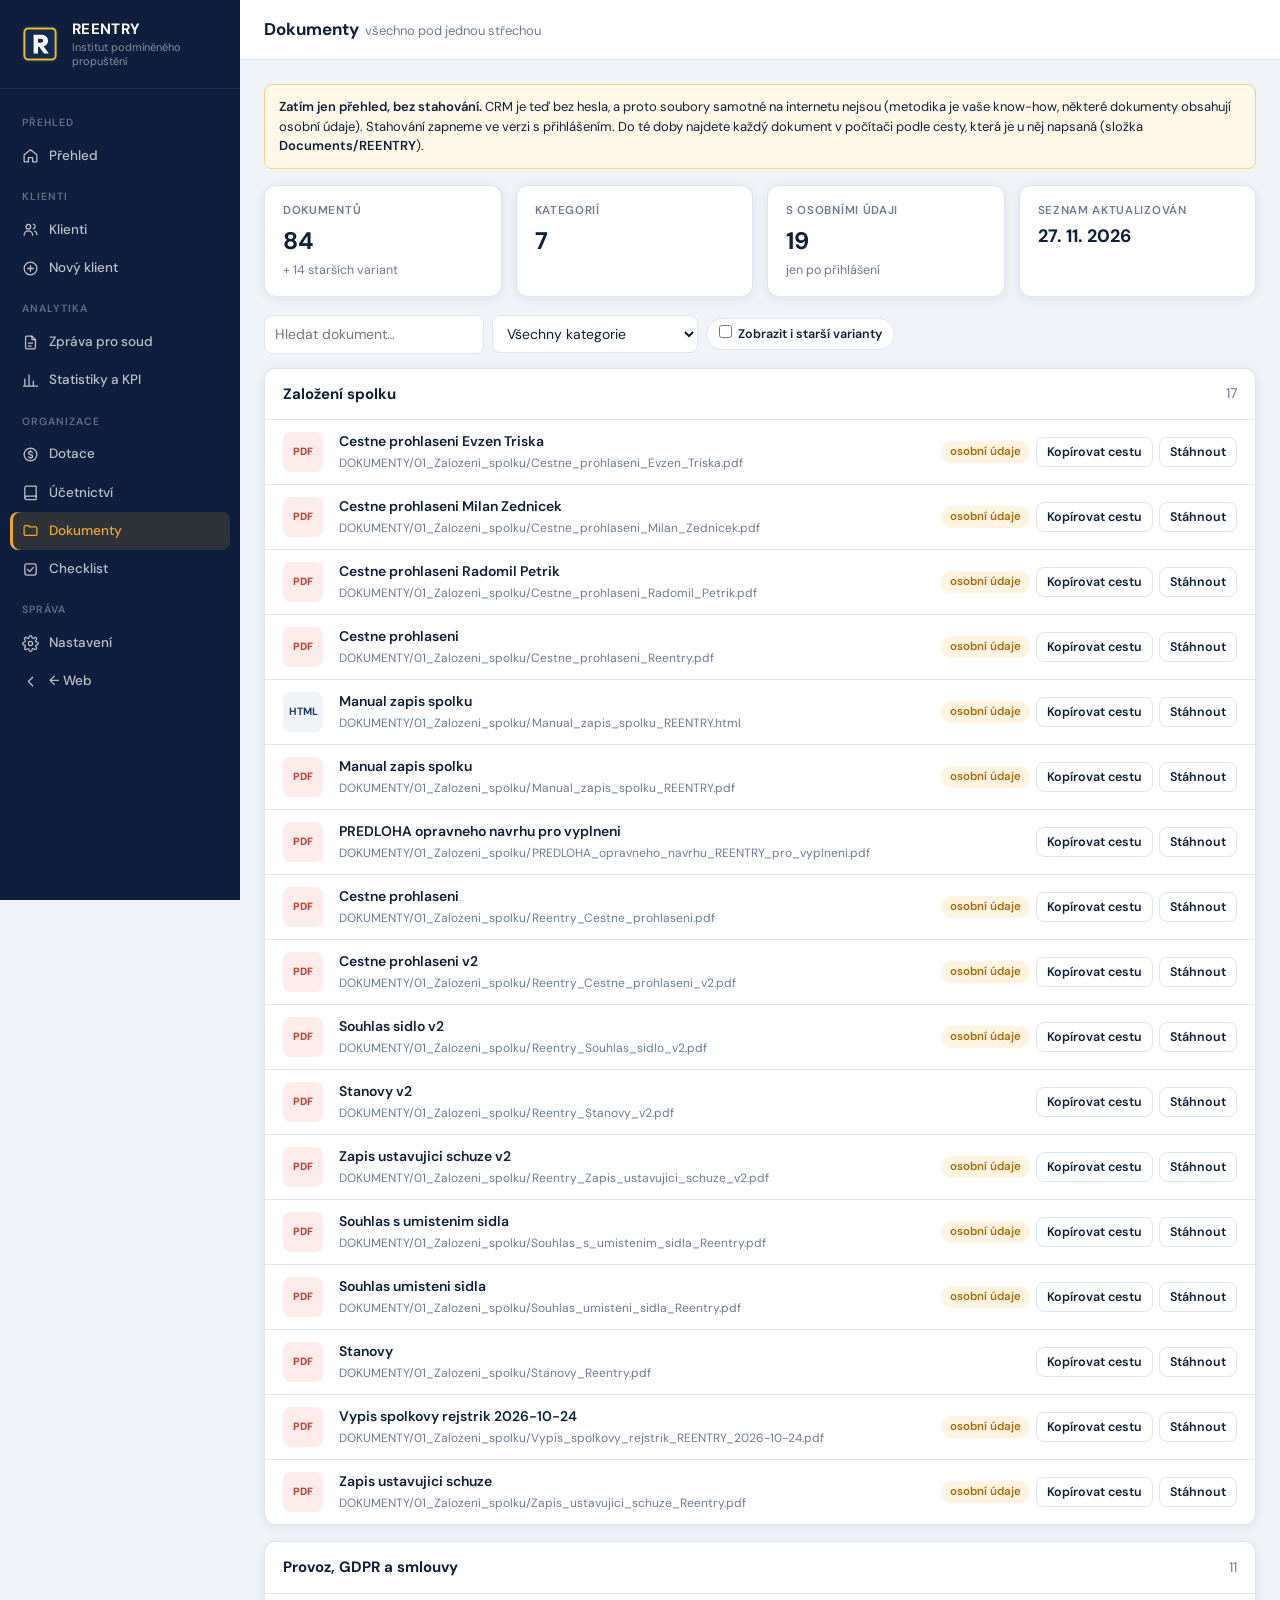
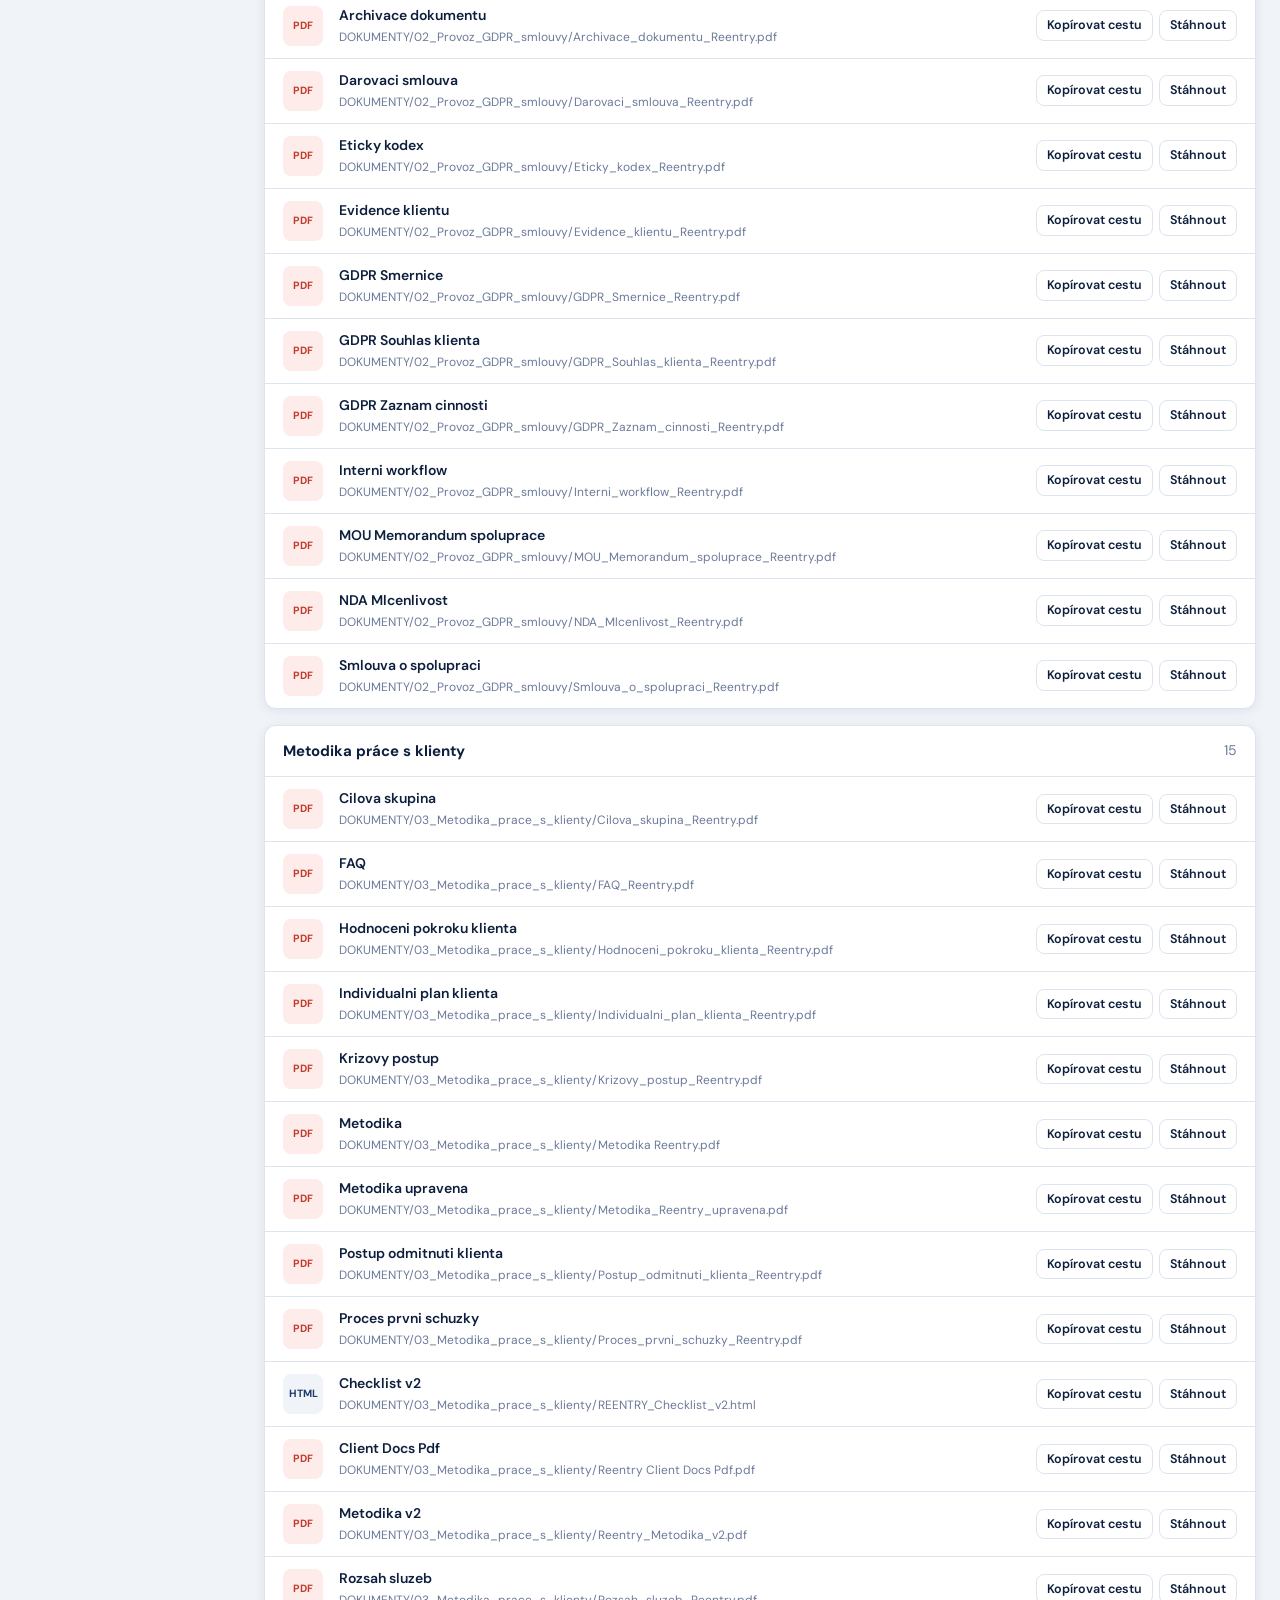
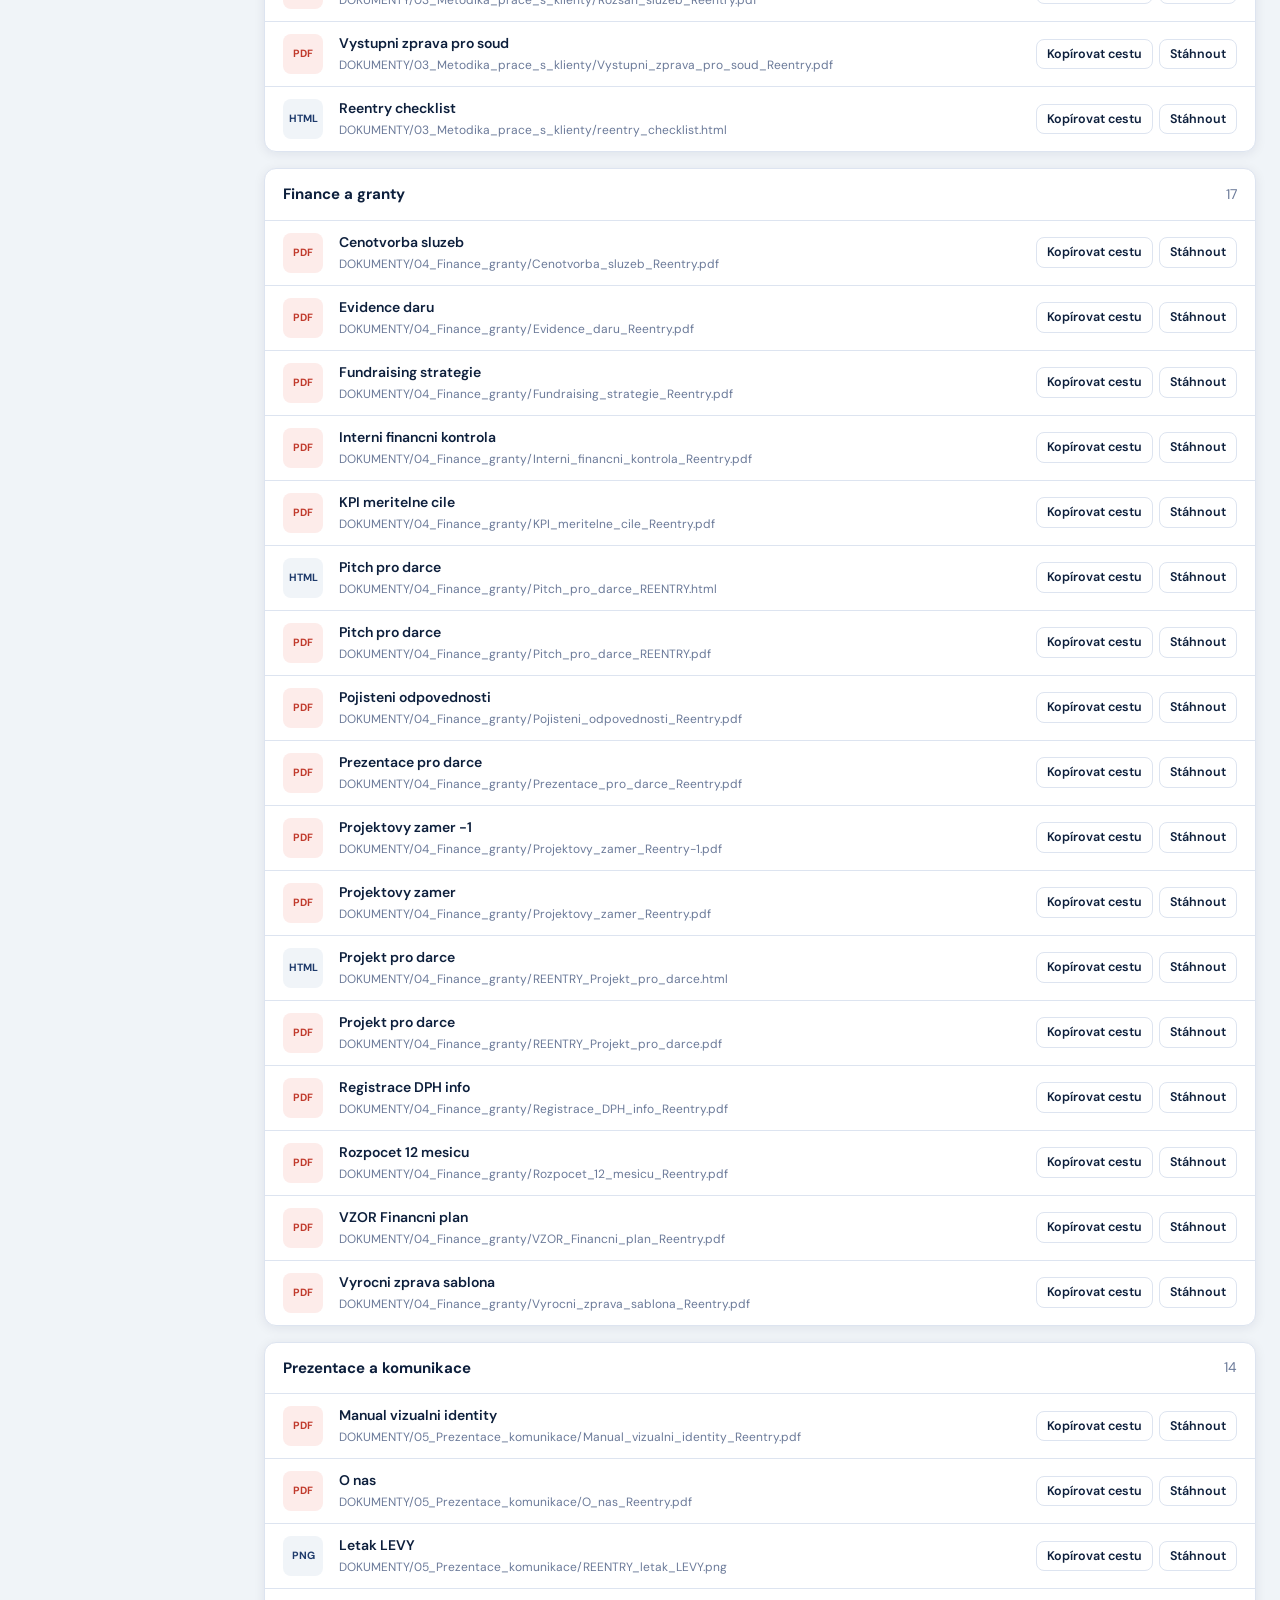
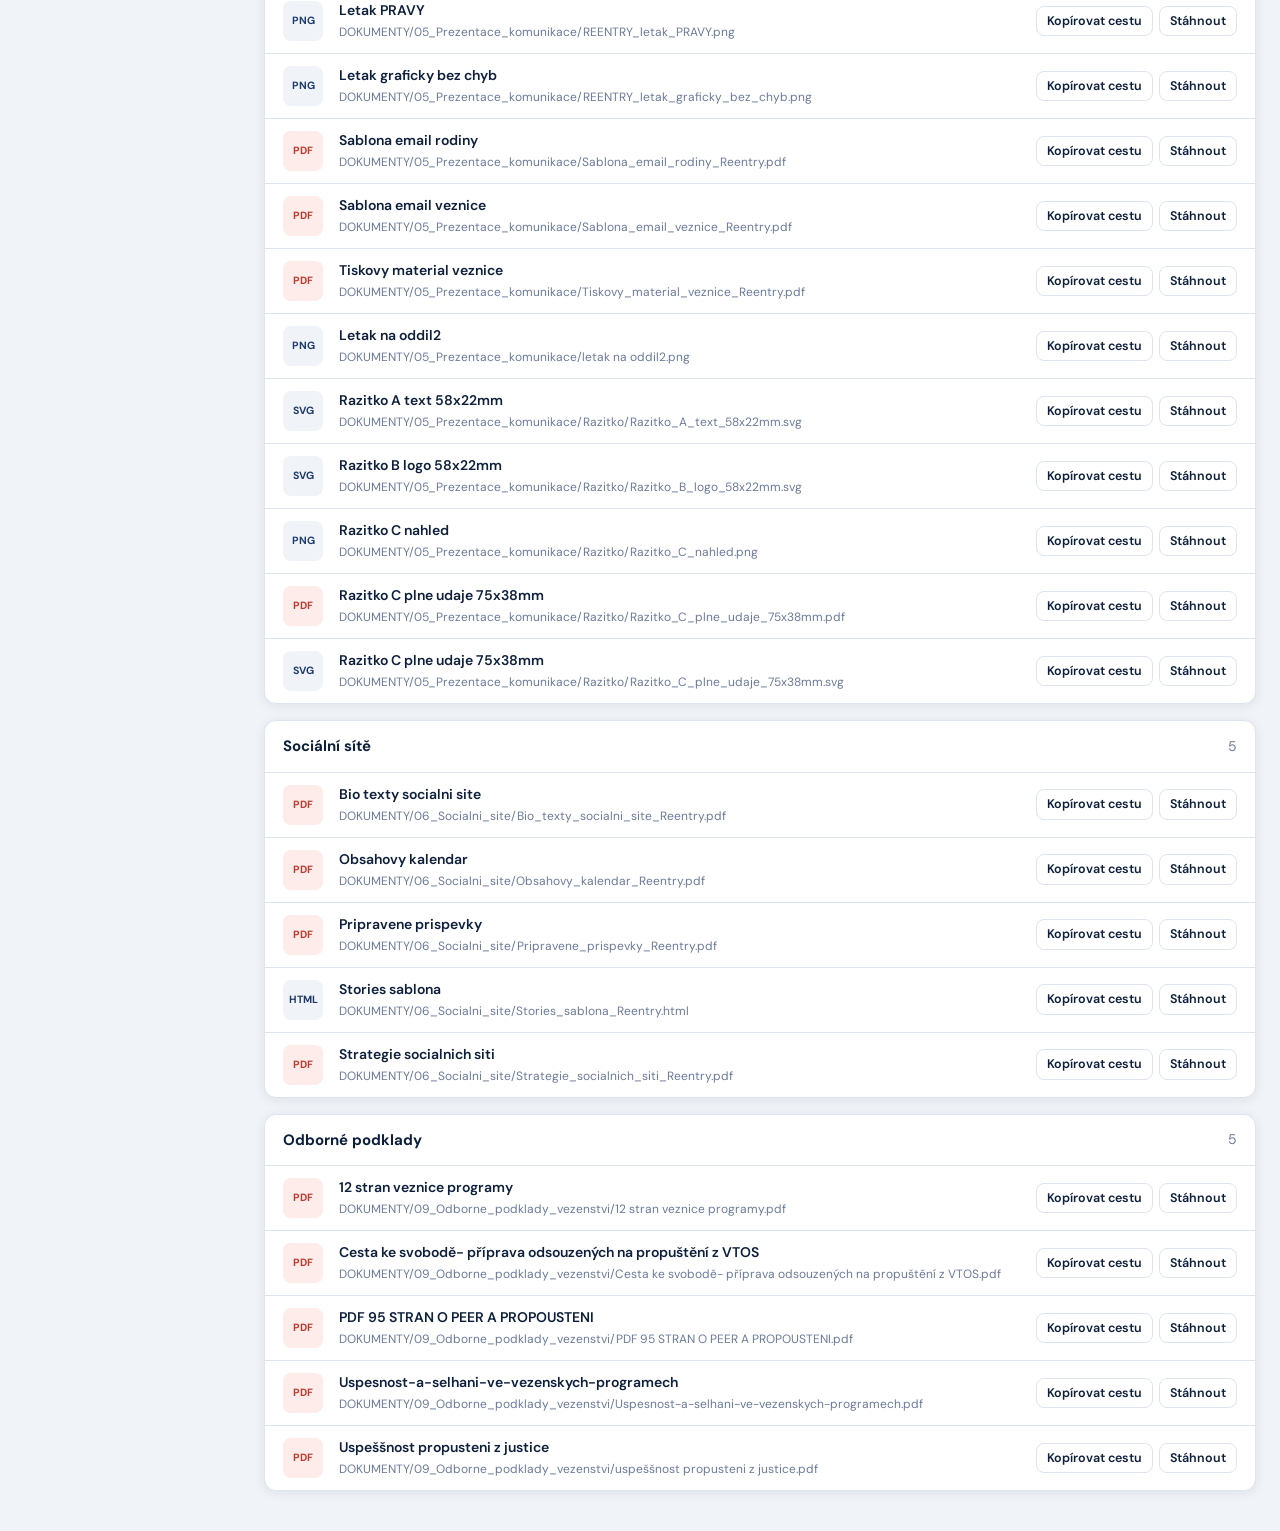
<file: crm-dokumenty.html>
<!DOCTYPE html>
<html lang="cs">
<head>
<meta charset="UTF-8">
<meta name="viewport" content="width=device-width, initial-scale=1.0">
<title>Dokumenty – REENTRY CRM</title>
<meta name="robots" content="noindex, nofollow">
<link rel="icon" href="img/logo/favicon.svg" type="image/svg+xml">
<link href="https://fonts.googleapis.com/css2?family=DM+Sans:wght@400;500;600;700&display=swap" rel="stylesheet">
<link rel="stylesheet" href="crm-shell.css">
<style>
  .cat { margin-bottom: 16px; }
  .doc { display: grid; grid-template-columns: 44px 1fr auto; gap: 12px; align-items: center; padding: 11px 18px; border-bottom: 1px solid var(--border); }
  .doc:last-child { border-bottom: 0; }
  .ext { width: 40px; height: 40px; border-radius: 8px; background: var(--bg); display: grid; place-items: center; font-size: 10.5px; font-weight: 700; color: var(--navy-mid); }
  .ext.pdf { background: #fdecea; color: #c0392b; }
  .doc b { font-weight: 600; display: block; }
  .path { font-size: 12px; color: var(--text-muted); word-break: break-all; }
  .doc .r { display: flex; gap: 6px; align-items: center; flex-wrap: wrap; justify-content: flex-end; }
  .copy { cursor: pointer; }
  @media (max-width: 640px) { .doc { grid-template-columns: 36px 1fr; } .doc .r { grid-column: 2; justify-content: flex-start; } }
</style>
</head>
<body data-page="dokumenty">
<div class="main">
  <header class="topbar">
    <button class="hamburger" aria-label="Menu"><svg width="22" height="22" viewBox="0 0 24 24" fill="none" stroke="currentColor" stroke-width="2" stroke-linecap="round"><path d="M4 7h16M4 12h16M4 17h16"/></svg></button>
    <h1>Dokumenty<span class="sub">všechno pod jednou střechou</span></h1>
  </header>
  <div class="content">
    <div class="notice warn">
      <div><b>Zatím jen přehled, bez stahování.</b> CRM je teď bez hesla, a proto soubory samotné na internetu nejsou (metodika je vaše know-how, některé dokumenty obsahují osobní údaje). Stahování zapneme ve verzi s přihlášením. Do té doby najdete každý dokument v počítači podle cesty, která je u něj napsaná (složka <b>Documents/REENTRY</b>).</div>
    </div>
    <div class="grid-stats" id="stats"></div>
    <div class="toolbar">
      <input type="search" id="q" placeholder="Hledat dokument…" aria-label="Hledat">
      <select id="cat" aria-label="Kategorie"><option value="">Všechny kategorie</option></select>
      <label class="chip"><input type="checkbox" id="vars" style="margin-right:6px">Zobrazit i starší varianty</label>
    </div>
    <div id="list"></div>
  </div>
</div>
<script src="crm-shell.js"></script>
<script src="dokumenty-data.js"></script>
<script>
(() => {
  const { esc } = window.CRM;
  const $ = s => document.querySelector(s);
  const D = window.REENTRY_DOKUMENTY || [];
  const cats = [...new Set(D.map(d => d.kategorie))];
  $('#cat').innerHTML += cats.map(c => `<option>${esc(c)}</option>`).join('');
  $('#stats').innerHTML = `
    <div class="card stat"><div class="l">Dokumentů</div><div class="n">${D.filter(d => !d.varianta).length}</div><div class="s">+ ${D.filter(d => d.varianta).length} starších variant</div></div>
    <div class="card stat"><div class="l">Kategorií</div><div class="n">${cats.length}</div></div>
    <div class="card stat"><div class="l">S osobními údaji</div><div class="n">${D.filter(d => d.osobni).length}</div><div class="s">jen po přihlášení</div></div>
    <div class="card stat"><div class="l">Seznam aktualizován</div><div class="n" style="font-size:18px">${esc(window.REENTRY_DOKUMENTY_AKTUALIZACE || '')}</div></div>`;
  function render() {
    const q = $('#q').value.trim().toLowerCase(), c = $('#cat').value, v = $('#vars').checked;
    const vis = D.filter(d => (v || !d.varianta) && (!c || d.kategorie === c) && (!q || (d.nazev + ' ' + d.soubor).toLowerCase().includes(q)));
    $('#list').innerHTML = cats.filter(k => vis.some(d => d.kategorie === k)).map(k => `
      <div class="card cat"><div class="card-h"><h2>${esc(k)}</h2><span class="muted" style="margin-left:auto">${vis.filter(d => d.kategorie === k).length}</span></div>
      ${vis.filter(d => d.kategorie === k).map(d => `<div class="doc">
        <div class="ext ${d.typ === 'PDF' ? 'pdf' : ''}">${esc(d.typ)}</div>
        <div><b>${esc(d.nazev)}</b><span class="path">${esc(d.cesta)}</span></div>
        <div class="r">${d.osobni ? '<span class="pill warn">osobní údaje</span>' : ''}${d.varianta ? '<span class="pill">varianta</span>' : ''}<button class="btn btn-sm copy" data-path="${esc(d.cesta)}">Kopírovat cestu</button><button class="btn btn-sm" disabled title="Stahování až ve verzi s přihlášením">Stáhnout</button></div>
      </div>`).join('')}</div>`).join('') || '<div class="card empty">Nic nenalezeno.</div>';
  }
  document.addEventListener('click', async e => {
    const b = e.target.closest('.copy'); if (!b) return;
    try { await navigator.clipboard.writeText('Documents/REENTRY/' + b.dataset.path); b.textContent = 'Zkopírováno ✓'; } catch (er) { b.textContent = 'Nejde kopírovat'; }
    setTimeout(() => { b.textContent = 'Kopírovat cestu'; }, 1500);
  });
  ['input', 'change'].forEach(ev => document.addEventListener(ev, e => { if (e.target.matches('#q,#cat,#vars')) render(); }));
  render();
})();
</script>
</body>
</html>
</file>
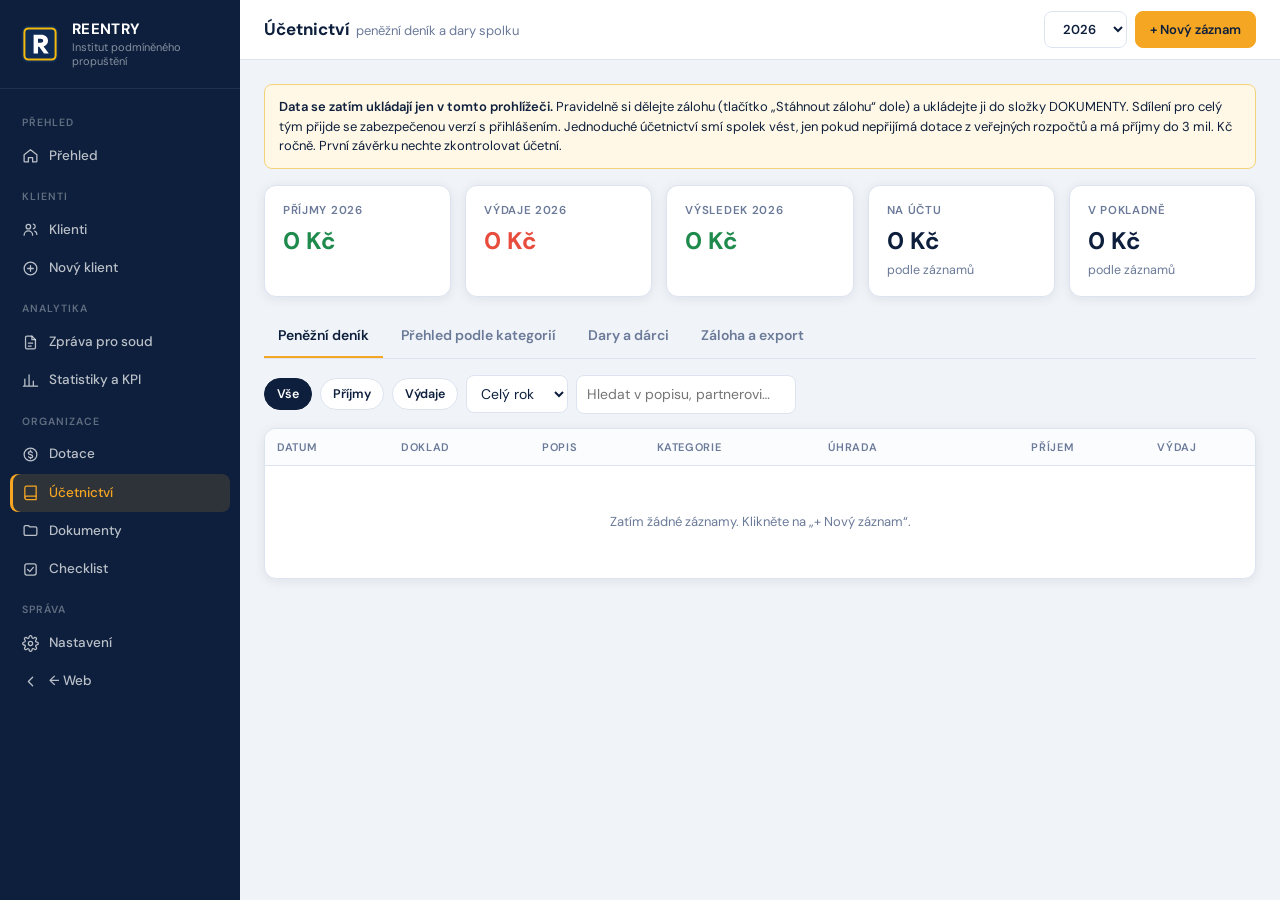
<file: crm-ucetnictvi.html>
<!DOCTYPE html>
<html lang="cs">
<head>
<meta charset="UTF-8">
<meta name="viewport" content="width=device-width, initial-scale=1.0">
<title>Účetnictví – REENTRY CRM</title>
<meta name="robots" content="noindex, nofollow">
<link rel="icon" href="img/logo/favicon.svg" type="image/svg+xml">
<link href="https://fonts.googleapis.com/css2?family=DM+Sans:wght@400;500;600;700&display=swap" rel="stylesheet">
<link rel="stylesheet" href="crm-shell.css">
<style>
  .tabs { display: flex; gap: 4px; border-bottom: 1px solid var(--border); margin-bottom: 16px; overflow-x: auto; }
  .tab { padding: 10px 14px; border: 0; background: none; cursor: pointer; font-weight: 600; color: var(--text-muted); border-bottom: 2px solid transparent; white-space: nowrap; }
  .tab.on { color: var(--navy); border-bottom-color: var(--orange); }
  .pane { display: none; }
  .pane.on { display: block; }
  .two { display: grid; grid-template-columns: 1fr 1fr; gap: 16px; }
  .bar { height: 8px; background: var(--bg); border-radius: 4px; overflow: hidden; margin-top: 4px; }
  .bar i { display: block; height: 100%; background: var(--navy-mid); }
  .bar.inc i { background: var(--success); }
  .row-actions { white-space: nowrap; }
  .receipt { max-width: 640px; margin: 0 auto; padding: 40px; background: #fff; font-size: 14px; line-height: 1.6; }
  .receipt h2 { font-size: 20px; margin: 18px 0 14px; }
  .receipt .hdr { display: flex; gap: 12px; align-items: center; border-bottom: 1px solid var(--border); padding-bottom: 14px; }
  .receipt .hdr img { width: 44px; height: 44px; }
  .receipt table td { padding: 4px 0; vertical-align: top; }
  .receipt table td:first-child { color: var(--text-muted); width: 170px; }
  .sign { margin-top: 48px; display: flex; justify-content: space-between; gap: 20px; }
  .sign div { border-top: 1px solid var(--text); padding-top: 4px; min-width: 200px; font-size: 12.5px; }
  @media (max-width: 900px) { .two { grid-template-columns: 1fr; } }
  @media print { body.printing .main > *:not(#printArea) { display: none !important; } #printArea { display: block !important; } }
</style>
</head>
<body data-page="ucetnictvi">
<div class="main">
  <header class="topbar">
    <button class="hamburger" aria-label="Menu"><svg width="22" height="22" viewBox="0 0 24 24" fill="none" stroke="currentColor" stroke-width="2" stroke-linecap="round"><path d="M4 7h16M4 12h16M4 17h16"/></svg></button>
    <h1>Účetnictví<span class="sub">peněžní deník a dary spolku</span></h1>
    <div class="actions">
      <select class="btn" id="year" aria-label="Rok"></select>
      <button class="btn btn-primary" id="addBtn">+ Nový záznam</button>
    </div>
  </header>

  <div class="content">
    <div class="notice warn">
      <div><b>Data se zatím ukládají jen v tomto prohlížeči.</b> Pravidelně si dělejte zálohu (tlačítko „Stáhnout zálohu“ dole) a ukládejte ji do složky DOKUMENTY. Sdílení pro celý tým přijde se zabezpečenou verzí s přihlášením. Jednoduché účetnictví smí spolek vést, jen pokud nepřijímá dotace z veřejných rozpočtů a má příjmy do 3 mil. Kč ročně. První závěrku nechte zkontrolovat účetní.</div>
    </div>

    <div class="grid-stats" id="stats"></div>

    <div class="tabs" role="tablist">
      <button class="tab on" data-tab="denik" role="tab">Peněžní deník</button>
      <button class="tab" data-tab="prehled" role="tab">Přehled podle kategorií</button>
      <button class="tab" data-tab="dary" role="tab">Dary a dárci</button>
      <button class="tab" data-tab="zaloha" role="tab">Záloha a export</button>
    </div>

    <section class="pane on" id="p-denik">
      <div class="toolbar">
        <button class="chip on" data-f="all">Vše</button>
        <button class="chip" data-f="prijem">Příjmy</button>
        <button class="chip" data-f="vydaj">Výdaje</button>
        <select id="fMonth" aria-label="Měsíc"><option value="">Celý rok</option></select>
        <input type="search" id="q" placeholder="Hledat v popisu, partnerovi…" aria-label="Hledat">
      </div>
      <div class="card t-wrap"><table class="t" id="tbl"></table></div>
    </section>

    <section class="pane" id="p-prehled">
      <div class="two">
        <div class="card"><div class="card-h"><h2>Příjmy podle kategorií</h2></div><div class="card-b" id="catInc"></div></div>
        <div class="card"><div class="card-h"><h2>Výdaje podle kategorií</h2></div><div class="card-b" id="catExp"></div></div>
      </div>
      <div class="card" style="margin-top:16px"><div class="card-h"><h2>Po měsících</h2></div><div class="t-wrap"><table class="t" id="months"></table></div></div>
    </section>

    <section class="pane" id="p-dary">
      <div class="notice"><div>Dar je příjem v kategorii <b>Dary</b>. U každého daru můžete vytisknout <b>potvrzení o daru</b> pro dárce (k odečtu ze základu daně). Zkontrolujte s účetní, že potvrzení odpovídá vašim pravidlům.</div></div>
      <div class="card t-wrap"><table class="t" id="donors"></table></div>
    </section>

    <section class="pane" id="p-zaloha">
      <div class="two">
        <div class="card"><div class="card-h"><h2>Záloha</h2></div><div class="card-b">
          <p>Stáhne všechna data účetnictví do jednoho souboru. Ten si uložte do <b>DOKUMENTY/04_Finance_granty</b>.</p>
          <p style="margin-top:12px"><button class="btn btn-primary" id="backup">Stáhnout zálohu</button> <label class="btn">Obnovit ze zálohy<input type="file" id="restore" accept="application/json" hidden></label></p>
          <p class="muted" style="margin-top:10px" id="lastBackup"></p>
        </div></div>
        <div class="card"><div class="card-h"><h2>Export pro účetní</h2></div><div class="card-b">
          <p>Tabulka všech záznamů vybraného roku pro účetní nebo Excel.</p>
          <p style="margin-top:12px"><button class="btn" id="csv">Exportovat CSV (Excel)</button> <button class="btn" id="printDenik">Vytisknout deník</button></p>
        </div></div>
      </div>
    </section>

    <div id="printArea" style="display:none"></div>
  </div>
</div>

<dialog id="dlg">
  <form method="dialog" id="form">
    <div class="card-h"><h2 id="dlgTitle">Nový záznam</h2></div>
    <div class="card-b">
      <div class="form-grid">
        <div><label class="f" for="e_typ">Typ</label><select class="in" id="e_typ"><option value="prijem">Příjem</option><option value="vydaj">Výdaj</option></select></div>
        <div><label class="f" for="e_datum">Datum</label><input class="in" type="date" id="e_datum" required></div>
        <div><label class="f" for="e_castka">Částka (Kč)</label><input class="in" type="number" id="e_castka" min="0" step="0.01" required></div>
        <div><label class="f" for="e_kat">Kategorie</label><select class="in" id="e_kat"></select></div>
        <div><label class="f" for="e_uhrada">Úhrada</label><select class="in" id="e_uhrada"><option value="banka">Bankovní účet</option><option value="pokladna">Hotově (pokladna)</option></select></div>
        <div><label class="f" for="e_doklad">Číslo dokladu</label><input class="in" id="e_doklad" placeholder="doplní se samo"></div>
        <div style="grid-column:1/-1"><label class="f" for="e_popis">Popis</label><input class="in" id="e_popis" required placeholder="Např. nájem kanceláře – leden"></div>
        <div style="grid-column:1/-1"><label class="f" for="e_partner" id="l_partner">Dodavatel / odběratel</label><input class="in" id="e_partner"></div>
        <div style="grid-column:1/-1" id="donorBox" hidden>
          <div class="form-grid">
            <div><label class="f" for="e_dadresa">Adresa dárce</label><input class="in" id="e_dadresa"></div>
            <div><label class="f" for="e_dico">IČO / datum narození dárce</label><input class="in" id="e_dico"></div>
          </div>
        </div>
        <div style="grid-column:1/-1"><label class="f" for="e_pozn">Poznámka</label><textarea class="in" id="e_pozn"></textarea></div>
      </div>
    </div>
    <div class="foot"><button class="btn" value="cancel" formnovalidate>Zrušit</button><button class="btn btn-primary" value="ok">Uložit</button></div>
  </form>
</dialog>

<script src="crm-shell.js"></script>
<script>
(() => {
  const { esc, kc, dt, today, download } = window.CRM;
  const $ = s => document.querySelector(s);
  const KEY = 'reentry_ucetnictvi_v1';
  const KAT = {
    prijem: ['Dary', 'Dotace a granty', 'Členské příspěvky', 'Tržby za služby', 'Úroky', 'Ostatní příjmy'],
    vydaj: ['Materiál a vybavení', 'Služby (web, software, tisk)', 'Nájem a energie', 'Cestovné', 'Mzdy a odměny', 'Pojištění', 'Poplatky (banka, úřady)', 'Propagace', 'Ostatní výdaje'],
  };
  const MES = ['leden', 'únor', 'březen', 'duben', 'květen', 'červen', 'červenec', 'srpen', 'září', 'říjen', 'listopad', 'prosinec'];
  let data = { zaznamy: [], posledniZaloha: null };
  try { data = { ...data, ...JSON.parse(localStorage.getItem(KEY) || '{}') }; } catch (e) {}
  const save = () => { try { localStorage.setItem(KEY, JSON.stringify(data)); } catch (e) { alert('Uložení v prohlížeči se nepovedlo. Stáhněte si zálohu.'); } };
  let year = new Date().getFullYear(), filter = 'all', month = '', q = '', editId = null;

  // rok
  const years = () => { const ys = new Set([new Date().getFullYear(), ...data.zaznamy.map(z => +z.datum.slice(0, 4))]); return [...ys].sort((a, b) => b - a); };
  function fillYears() { $('#year').innerHTML = years().map(y => `<option ${y === year ? 'selected' : ''}>${y}</option>`).join(''); }
  $('#fMonth').innerHTML += MES.map((m, i) => `<option value="${String(i + 1).padStart(2, '0')}">${m}</option>`).join('');

  const inYear = () => data.zaznamy.filter(z => z.datum.startsWith(String(year)));
  const sum = (arr, typ) => arr.filter(z => z.typ === typ).reduce((a, z) => a + Number(z.castka), 0);
  const nextDoklad = typ => { const p = (typ === 'prijem' ? 'P' : 'V') + year + '-'; const n = data.zaznamy.filter(z => (z.doklad || '').startsWith(p)).length + 1; return p + String(n).padStart(3, '0'); };

  function render() {
    fillYears();
    const z = inYear();
    const inc = sum(z, 'prijem'), exp = sum(z, 'vydaj');
    const bal = (u) => data.zaznamy.filter(x => x.uhrada === u).reduce((a, x) => a + (x.typ === 'prijem' ? 1 : -1) * Number(x.castka), 0);
    $('#stats').innerHTML = `
      <div class="card stat"><div class="l">Příjmy ${year}</div><div class="n pos">${kc(inc)}</div></div>
      <div class="card stat"><div class="l">Výdaje ${year}</div><div class="n neg">${kc(exp)}</div></div>
      <div class="card stat"><div class="l">Výsledek ${year}</div><div class="n ${inc - exp >= 0 ? 'pos' : 'neg'}">${kc(inc - exp)}</div></div>
      <div class="card stat"><div class="l">Na účtu</div><div class="n">${kc(bal('banka'))}</div><div class="s">podle záznamů</div></div>
      <div class="card stat"><div class="l">V pokladně</div><div class="n">${kc(bal('pokladna'))}</div><div class="s">podle záznamů</div></div>`;

    // deník
    const rows = z.filter(x => (filter === 'all' || x.typ === filter) && (!month || x.datum.slice(5, 7) === month)
      && (!q || (x.popis + ' ' + (x.partner || '') + ' ' + (x.doklad || '') + ' ' + x.kategorie).toLowerCase().includes(q)))
      .sort((a, b) => a.datum.localeCompare(b.datum) || (a.doklad || '').localeCompare(b.doklad || ''));
    $('#tbl').innerHTML = `<thead><tr><th>Datum</th><th>Doklad</th><th>Popis</th><th>Kategorie</th><th>Úhrada</th><th class="num">Příjem</th><th class="num">Výdaj</th><th></th></tr></thead><tbody>${
      rows.length ? rows.map(x => `<tr data-id="${x.id}">
        <td>${dt(x.datum)}</td><td>${esc(x.doklad)}</td>
        <td>${esc(x.popis)}${x.partner ? `<br><span class="muted">${esc(x.partner)}</span>` : ''}</td>
        <td><span class="pill">${esc(x.kategorie)}</span></td>
        <td>${x.uhrada === 'pokladna' ? 'hotově' : 'účet'}</td>
        <td class="num pos">${x.typ === 'prijem' ? kc(x.castka) : ''}</td>
        <td class="num neg">${x.typ === 'vydaj' ? kc(x.castka) : ''}</td>
        <td class="row-actions"><button class="btn btn-sm" data-act="edit">Upravit</button> <button class="btn btn-sm btn-danger" data-act="del" aria-label="Smazat">✕</button></td>
      </tr>`).join('') + `<tr><td colspan="5"><b>Celkem (${rows.length} ${rows.length === 1 ? 'záznam' : rows.length < 5 ? 'záznamy' : 'záznamů'})</b></td><td class="num pos">${kc(sum(rows, 'prijem'))}</td><td class="num neg">${kc(sum(rows, 'vydaj'))}</td><td></td></tr>`
      : `<tr><td colspan="8"><div class="empty">Zatím žádné záznamy. Klikněte na „+ Nový záznam“.</div></td></tr>`}</tbody>`;

    // kategorie
    const catHtml = typ => { const t = sum(z, typ) || 1; const cats = KAT[typ].map(k => [k, z.filter(x => x.typ === typ && x.kategorie === k).reduce((a, x) => a + Number(x.castka), 0)]).filter(c => c[1] > 0).sort((a, b) => b[1] - a[1]);
      return cats.length ? cats.map(([k, v]) => `<div style="margin-bottom:10px"><div style="display:flex;justify-content:space-between"><span>${esc(k)}</span><b>${kc(v)}</b></div><div class="bar ${typ === 'prijem' ? 'inc' : ''}"><i style="width:${v / t * 100}%"></i></div></div>`).join('') : '<div class="muted">Žádné záznamy.</div>'; };
    $('#catInc').innerHTML = catHtml('prijem'); $('#catExp').innerHTML = catHtml('vydaj');
    $('#months').innerHTML = `<thead><tr><th>Měsíc</th><th class="num">Příjmy</th><th class="num">Výdaje</th><th class="num">Výsledek</th></tr></thead><tbody>${MES.map((m, i) => { const mm = z.filter(x => +x.datum.slice(5, 7) === i + 1); const a = sum(mm, 'prijem'), b = sum(mm, 'vydaj'); return `<tr><td>${m}</td><td class="num">${a ? kc(a) : '—'}</td><td class="num">${b ? kc(b) : '—'}</td><td class="num ${a - b < 0 ? 'neg' : ''}">${a || b ? kc(a - b) : '—'}</td></tr>`; }).join('')}<tr><td><b>Celkem</b></td><td class="num"><b>${kc(inc)}</b></td><td class="num"><b>${kc(exp)}</b></td><td class="num"><b>${kc(inc - exp)}</b></td></tr></tbody>`;

    // dary
    const gifts = z.filter(x => x.typ === 'prijem' && x.kategorie === 'Dary').sort((a, b) => a.datum.localeCompare(b.datum));
    $('#donors').innerHTML = `<thead><tr><th>Datum</th><th>Dárce</th><th>Doklad</th><th class="num">Částka</th><th></th></tr></thead><tbody>${
      gifts.length ? gifts.map(x => `<tr data-id="${x.id}"><td>${dt(x.datum)}</td><td>${esc(x.partner || '—')}</td><td>${esc(x.doklad)}</td><td class="num pos">${kc(x.castka)}</td><td class="row-actions"><button class="btn btn-sm" data-act="receipt">Potvrzení o daru</button></td></tr>`).join('') + `<tr><td colspan="3"><b>Dary celkem ${year}</b></td><td class="num pos"><b>${kc(sum(gifts, 'prijem'))}</b></td><td></td></tr>`
      : `<tr><td colspan="5"><div class="empty">Zatím žádné dary v roce ${year}.</div></td></tr>`}</tbody>`;
    $('#lastBackup').textContent = data.posledniZaloha ? 'Poslední záloha: ' + new Date(data.posledniZaloha).toLocaleString('cs-CZ') : 'Zatím jste zálohu nestáhli.';
  }

  // formulář
  function fillKat(typ, sel) { $('#e_kat').innerHTML = KAT[typ].map(k => `<option ${k === sel ? 'selected' : ''}>${k}</option>`).join(''); }
  function toggleDonor() { const isGift = $('#e_typ').value === 'prijem' && $('#e_kat').value === 'Dary'; $('#donorBox').hidden = !isGift; $('#l_partner').textContent = isGift ? 'Dárce (jméno / firma)' : ($('#e_typ').value === 'prijem' ? 'Od koho' : 'Dodavatel'); }
  $('#e_typ').addEventListener('change', () => { fillKat($('#e_typ').value); toggleDonor(); });
  $('#e_kat').addEventListener('change', toggleDonor);
  function openForm(z) {
    editId = z ? z.id : null;
    $('#dlgTitle').textContent = z ? 'Upravit záznam' : 'Nový záznam';
    $('#form').reset();
    $('#e_typ').value = z?.typ || 'vydaj'; fillKat($('#e_typ').value, z?.kategorie);
    $('#e_datum').value = z?.datum || today(); $('#e_castka').value = z?.castka ?? ''; $('#e_uhrada').value = z?.uhrada || 'banka';
    $('#e_doklad').value = z?.doklad || ''; $('#e_popis').value = z?.popis || ''; $('#e_partner').value = z?.partner || '';
    $('#e_dadresa').value = z?.darceAdresa || ''; $('#e_dico').value = z?.darceId || ''; $('#e_pozn').value = z?.poznamka || '';
    toggleDonor(); $('#dlg').showModal();
  }
  $('#addBtn').addEventListener('click', () => openForm(null));
  $('#dlg').addEventListener('close', () => {
    if ($('#dlg').returnValue !== 'ok') return;
    const castka = Math.round(Number($('#e_castka').value) * 100) / 100;
    if (!(castka > 0) || !$('#e_datum').value || !$('#e_popis').value.trim()) { alert('Vyplňte datum, částku a popis.'); return; }
    const typ = $('#e_typ').value;
    const rec = { id: editId || 'z' + Date.now().toString(36), typ, datum: $('#e_datum').value, castka, kategorie: $('#e_kat').value, uhrada: $('#e_uhrada').value,
      popis: $('#e_popis').value.trim(), partner: $('#e_partner').value.trim(), darceAdresa: $('#e_dadresa').value.trim(), darceId: $('#e_dico').value.trim(), poznamka: $('#e_pozn').value.trim() };
    rec.doklad = $('#e_doklad').value.trim() || (editId ? data.zaznamy.find(x => x.id === editId)?.doklad : '') || nextDoklad(typ);
    data.zaznamy = editId ? data.zaznamy.map(x => x.id === editId ? rec : x) : [...data.zaznamy, rec];
    year = +rec.datum.slice(0, 4); save(); render();
  });

  // potvrzení o daru
  function receipt(z) {
    const html = `<div class="receipt">
      <div class="hdr"><img src="img/logo/reentry-znak.svg" alt=""><div><b>REENTRY – Institut podmíněného propuštění, z. s.</b><br><span class="muted">IČO 300 33 411 · Děčínská 552/1, Střížkov, 180 00 Praha 8<br>Zapsán ve spolkovém rejstříku u Městského soudu v Praze, L 82398</span></div></div>
      <h2>Potvrzení o přijetí daru</h2>
      <p>Spolek REENTRY – Institut podmíněného propuštění, z. s., potvrzuje, že přijal tento dar:</p>
      <table style="margin:14px 0">
        <tr><td>Dárce</td><td><b>${esc(z.partner || '')}</b></td></tr>
        <tr><td>Adresa</td><td>${esc(z.darceAdresa || '')}</td></tr>
        <tr><td>IČO / datum narození</td><td>${esc(z.darceId || '')}</td></tr>
        <tr><td>Částka</td><td><b>${kc(z.castka)}</b></td></tr>
        <tr><td>Datum přijetí</td><td>${dt(z.datum)}</td></tr>
        <tr><td>Způsob úhrady</td><td>${z.uhrada === 'pokladna' ? 'v hotovosti' : 'bankovním převodem'}</td></tr>
        <tr><td>Číslo dokladu</td><td>${esc(z.doklad)}</td></tr>
      </table>
      <p>Dar je určen na podporu činnosti spolku: odbornou a metodickou podporu osob ve výkonu trestu odnětí svobody, zejména při přípravě k podmíněnému propuštění. Dar byl poskytnut bezúplatně a dárci za něj nebylo poskytnuto žádné protiplnění.</p>
      <p style="margin-top:10px">Potvrzení slouží k uplatnění odpočtu daru od základu daně podle zákona o daních z příjmů.</p>
      <p style="margin-top:22px">V Praze dne ${dt(today())}</p>
      <div class="sign"><div>Razítko spolku</div><div>Radomil Petřík, předseda spolku</div></div>
    </div>`;
    printHtml(html);
  }
  function printHtml(html) { $('#printArea').innerHTML = html; document.body.classList.add('printing'); setTimeout(() => { window.print(); document.body.classList.remove('printing'); }, 150); }

  // klikání
  document.addEventListener('click', e => {
    const tab = e.target.closest('.tab');
    if (tab) { document.querySelectorAll('.tab').forEach(t => t.classList.toggle('on', t === tab)); document.querySelectorAll('.pane').forEach(p => p.classList.toggle('on', p.id === 'p-' + tab.dataset.tab)); return; }
    const chip = e.target.closest('.chip');
    if (chip) { document.querySelectorAll('.chip').forEach(c => c.classList.toggle('on', c === chip)); filter = chip.dataset.f; render(); return; }
    const a = e.target.closest('[data-act]'); if (!a) return;
    const z = data.zaznamy.find(x => x.id === a.closest('tr').dataset.id); if (!z) return;
    if (a.dataset.act === 'edit') openForm(z);
    if (a.dataset.act === 'del' && confirm(`Smazat záznam ${z.doklad} (${kc(z.castka)})?`)) { data.zaznamy = data.zaznamy.filter(x => x.id !== z.id); save(); render(); }
    if (a.dataset.act === 'receipt') receipt(z);
  });
  $('#year').addEventListener('change', e => { year = +e.target.value; render(); });
  $('#fMonth').addEventListener('change', e => { month = e.target.value; render(); });
  $('#q').addEventListener('input', e => { q = e.target.value.trim().toLowerCase(); render(); });

  // záloha / export
  $('#backup').addEventListener('click', () => { data.posledniZaloha = Date.now(); save(); download(`REENTRY_ucetnictvi_zaloha_${today()}.json`, JSON.stringify({ format: 'reentry-ucetnictvi', verze: 1, ...data }, null, 2), 'application/json'); render(); });
  $('#restore').addEventListener('change', async e => {
    const f = e.target.files[0]; if (!f) return;
    try { const d = JSON.parse(await f.text()); if (d.format !== 'reentry-ucetnictvi' || !Array.isArray(d.zaznamy)) throw new Error('To není záloha účetnictví REENTRY.');
      if (!confirm(`Obnovit ${d.zaznamy.length} záznamů ze zálohy? Současná data v tomto prohlížeči se nahradí.`)) return;
      data = { zaznamy: d.zaznamy, posledniZaloha: d.posledniZaloha || null }; save(); render(); alert('Obnoveno.');
    } catch (er) { alert('Zálohu se nepodařilo načíst: ' + er.message); }
    e.target.value = '';
  });
  $('#csv').addEventListener('click', () => {
    const q2 = s => `"${String(s ?? '').replace(/"/g, '""')}"`;
    const rows = [['Datum', 'Doklad', 'Typ', 'Kategorie', 'Popis', 'Partner / dárce', 'Úhrada', 'Částka', 'Poznámka'].map(q2).join(';'),
      ...inYear().sort((a, b) => a.datum.localeCompare(b.datum)).map(z => [dt(z.datum), z.doklad, z.typ === 'prijem' ? 'Příjem' : 'Výdaj', z.kategorie, z.popis, z.partner, z.uhrada === 'pokladna' ? 'Hotově' : 'Účet', String(z.castka).replace('.', ','), z.poznamka].map(q2).join(';'))];
    download(`REENTRY_penezni_denik_${year}.csv`, '﻿' + rows.join('\r\n'), 'text/csv;charset=utf-8');
  });
  $('#printDenik').addEventListener('click', () => {
    const z = inYear().sort((a, b) => a.datum.localeCompare(b.datum));
    printHtml(`<div style="padding:20px"><h2 style="font-size:18px;margin-bottom:4px">Peněžní deník ${year}</h2><p class="muted" style="margin-bottom:12px">REENTRY – Institut podmíněného propuštění, z. s. · IČO 300 33 411</p><table class="t"><thead><tr><th>Datum</th><th>Doklad</th><th>Popis</th><th>Kategorie</th><th class="num">Příjem</th><th class="num">Výdaj</th></tr></thead><tbody>${z.map(x => `<tr><td>${dt(x.datum)}</td><td>${esc(x.doklad)}</td><td>${esc(x.popis)}${x.partner ? ' – ' + esc(x.partner) : ''}</td><td>${esc(x.kategorie)}</td><td class="num">${x.typ === 'prijem' ? kc(x.castka) : ''}</td><td class="num">${x.typ === 'vydaj' ? kc(x.castka) : ''}</td></tr>`).join('')}<tr><td colspan="4"><b>Celkem</b></td><td class="num"><b>${kc(sum(z, 'prijem'))}</b></td><td class="num"><b>${kc(sum(z, 'vydaj'))}</b></td></tr></tbody></table></div>`);
  });

  render();
})();
</script>
</body>
</html>
</file>
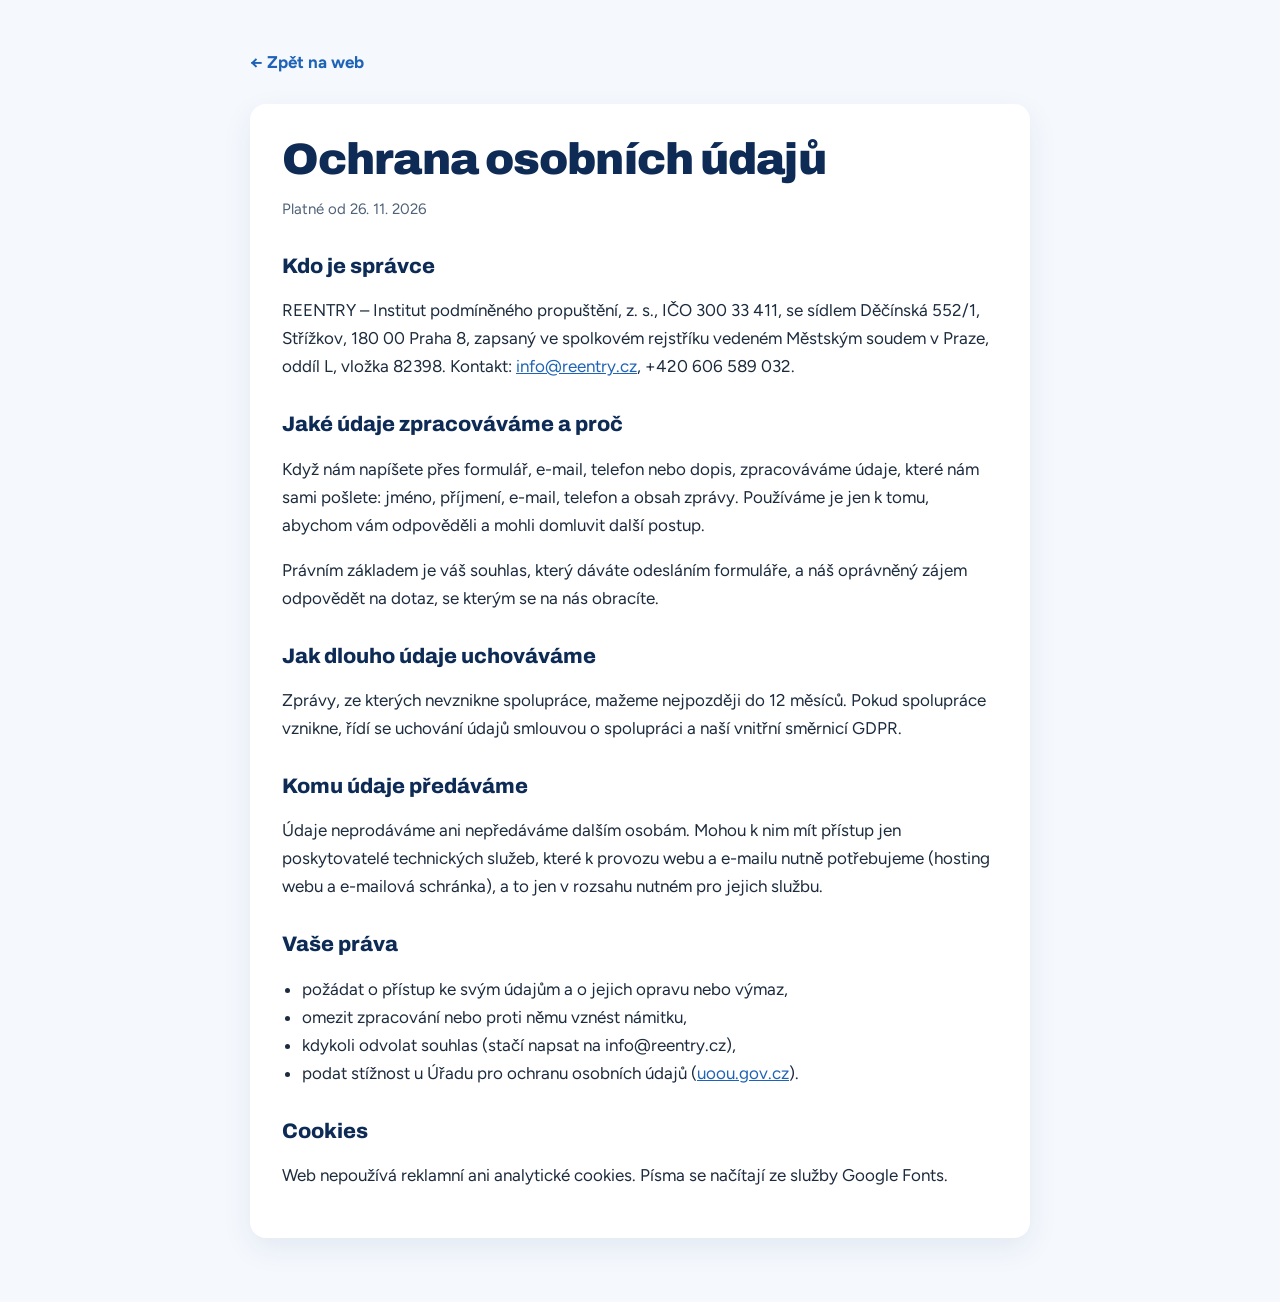
<file: ochrana-osobnich-udaju.html>
<!DOCTYPE html>
<html lang="cs">
<head>
<meta charset="UTF-8">
<meta name="viewport" content="width=device-width, initial-scale=1.0">
<title>Ochrana osobních údajů – REENTRY</title>
<meta name="robots" content="noindex">
<link rel="icon" href="img/logo/favicon.svg" type="image/svg+xml">
<link href="https://fonts.googleapis.com/css2?family=Archivo:wght@800;900&family=Figtree:wght@400;600;700&display=swap" rel="stylesheet">
<style>
  body { margin: 0; font-family: 'Figtree', system-ui, sans-serif; color: #1c2b3d; background: #f5f9fe; line-height: 1.65; font-size: 17px; }
  .wrap { max-width: 780px; margin: 0 auto; padding: 48px 20px 64px; }
  a { color: #1f63b6; }
  .back { display: inline-block; margin-bottom: 28px; font-weight: 700; text-decoration: none; }
  h1 { font: 900 clamp(32px, 5vw, 44px)/1.05 'Archivo', sans-serif; color: #0d2b55; margin: 0 0 8px; letter-spacing: -0.02em; }
  h2 { font: 800 21px/1.2 'Archivo', sans-serif; color: #0d2b55; margin: 32px 0 8px; }
  .card { background: #fff; border-radius: 16px; padding: 32px; box-shadow: 0 10px 30px rgba(13,43,85,.08); }
  ul { padding-left: 20px; }
  .muted { color: #4f6278; font-size: 15px; }
</style>
</head>
<body>
<div class="wrap">
  <a class="back" href="index.html">← Zpět na web</a>
  <div class="card">
    <h1>Ochrana osobních údajů</h1>
    <p class="muted">Platné od 26. 11. 2026</p>

    <h2>Kdo je správce</h2>
    <p>REENTRY – Institut podmíněného propuštění, z. s., IČO 300 33 411, se sídlem Děčínská 552/1, Střížkov, 180 00 Praha 8, zapsaný ve spolkovém rejstříku vedeném Městským soudem v Praze, oddíl L, vložka 82398. Kontakt: <a href="mailto:info@reentry.cz">info@reentry.cz</a>, +420 606 589 032.</p>

    <h2>Jaké údaje zpracováváme a proč</h2>
    <p>Když nám napíšete přes formulář, e-mail, telefon nebo dopis, zpracováváme údaje, které nám sami pošlete: jméno, příjmení, e-mail, telefon a obsah zprávy. Používáme je jen k tomu, abychom vám odpověděli a mohli domluvit další postup.</p>
    <p>Právním základem je váš souhlas, který dáváte odesláním formuláře, a náš oprávněný zájem odpovědět na dotaz, se kterým se na nás obracíte.</p>

    <h2>Jak dlouho údaje uchováváme</h2>
    <p>Zprávy, ze kterých nevznikne spolupráce, mažeme nejpozději do 12 měsíců. Pokud spolupráce vznikne, řídí se uchování údajů smlouvou o spolupráci a naší vnitřní směrnicí GDPR.</p>

    <h2>Komu údaje předáváme</h2>
    <p>Údaje neprodáváme ani nepředáváme dalším osobám. Mohou k nim mít přístup jen poskytovatelé technických služeb, které k provozu webu a e-mailu nutně potřebujeme (hosting webu a e-mailová schránka), a to jen v rozsahu nutném pro jejich službu.</p>

    <h2>Vaše práva</h2>
    <ul>
      <li>požádat o přístup ke svým údajům a o jejich opravu nebo výmaz,</li>
      <li>omezit zpracování nebo proti němu vznést námitku,</li>
      <li>kdykoli odvolat souhlas (stačí napsat na info@reentry.cz),</li>
      <li>podat stížnost u Úřadu pro ochranu osobních údajů (<a href="https://uoou.gov.cz" rel="noopener">uoou.gov.cz</a>).</li>
    </ul>

    <h2>Cookies</h2>
    <p>Web nepoužívá reklamní ani analytické cookies. Písma se načítají ze služby Google Fonts.</p>
  </div>
</div>
</body>
</html>
</file>
<file: crm-shell.css>
/* Společný vzhled stránek CRM (Dotace, Účetnictví, Dokumenty) – stejný jako reentry-crm.html */
:root {
  --navy: #0d1f3c; --navy-light: #162d54; --navy-mid: #1e3a6b;
  --orange: #f5a623; --orange-light: #fdb84a; --orange-pale: #fff4e0;
  --bg: #f0f4f8; --bg-card: #ffffff; --text: #0d1f3c; --text-muted: #6b7a99; --text-light: #9eadc8;
  --border: #dde4f0; --success: #2ecc71; --success-pale: #e8f8ef; --danger: #e74c3c; --danger-pale: #fdecea;
  --warning: #f39c12; --info: #3498db; --info-pale: #eaf3fc;
  --sidebar-w: 240px; --radius: 12px; --radius-sm: 8px;
  --shadow: 0 2px 12px rgba(13,31,60,0.08);
}
* { box-sizing: border-box; margin: 0; padding: 0; }
body { font-family: 'DM Sans', system-ui, sans-serif; background: var(--bg); color: var(--text); min-height: 100vh; font-size: 14px; line-height: 1.5; }
button, input, select, textarea { font: inherit; color: inherit; }
a { color: var(--info); }

#sidebar { width: var(--sidebar-w); background: var(--navy); position: fixed; inset: 0 auto 0 0; display: flex; flex-direction: column; z-index: 100; transition: transform .25s ease; overflow-y: auto; }
.sb-logo { padding: 20px; border-bottom: 1px solid rgba(255,255,255,.08); display: flex; align-items: center; gap: 12px; text-decoration: none; }
.sb-logo img { width: 40px; height: 40px; }
.sb-logo b { color: #fff; font-size: 15px; display: block; letter-spacing: .02em; }
.sb-logo span { color: rgba(255,255,255,.5); font-size: 11px; line-height: 1.3; display: block; }
.sb-nav { padding: 12px 10px; flex: 1; }
.sb-label { color: rgba(255,255,255,.35); font-size: 10.5px; font-weight: 600; letter-spacing: .1em; text-transform: uppercase; padding: 14px 12px 6px; }
.sb-item { display: flex; align-items: center; gap: 10px; padding: 9px 12px; border-radius: var(--radius-sm); color: rgba(255,255,255,.72); text-decoration: none; font-size: 13.5px; font-weight: 500; transition: background .15s, color .15s; }
.sb-item:hover { background: rgba(255,255,255,.06); color: #fff; }
.sb-item.active { background: rgba(245,166,35,.14); color: var(--orange); box-shadow: inset 3px 0 0 var(--orange); }
.sb-item svg { width: 17px; height: 17px; flex-shrink: 0; }

.main { margin-left: var(--sidebar-w); min-height: 100vh; }
.topbar { position: sticky; top: 0; z-index: 50; background: rgba(255,255,255,.95); backdrop-filter: blur(8px); border-bottom: 1px solid var(--border); height: 60px; display: flex; align-items: center; gap: 14px; padding: 0 24px; }
.topbar h1 { font-size: 17px; font-weight: 700; }
.topbar .sub { color: var(--text-muted); font-size: 13px; font-weight: 400; margin-left: 6px; }
.topbar .actions { margin-left: auto; display: flex; gap: 8px; align-items: center; }
.hamburger { display: none; background: none; border: 0; cursor: pointer; padding: 6px; color: var(--navy); }
.badge-demo { font-size: 11px; font-weight: 600; color: #8a5a00; background: #fff4d6; border: 1px solid #f3d27a; border-radius: 20px; padding: 4px 10px; white-space: nowrap; }
.content { padding: 24px; max-width: 1280px; }

.btn { display: inline-flex; align-items: center; gap: 6px; padding: 8px 14px; border-radius: var(--radius-sm); border: 1px solid var(--border); background: #fff; cursor: pointer; font-weight: 600; font-size: 13px; color: var(--navy); text-decoration: none; white-space: nowrap; }
.btn:hover { border-color: var(--navy-mid); }
.btn-primary { background: var(--orange); border-color: var(--orange); color: var(--navy); }
.btn-primary:hover { background: var(--orange-light); }
.btn-danger { color: var(--danger); }
.btn-sm { padding: 5px 10px; font-size: 12.5px; }
.btn:focus-visible, input:focus-visible, select:focus-visible, textarea:focus-visible, a:focus-visible { outline: 3px solid var(--orange); outline-offset: 2px; }

.card { background: var(--bg-card); border: 1px solid var(--border); border-radius: var(--radius); box-shadow: var(--shadow); }
.card-h { padding: 14px 18px; border-bottom: 1px solid var(--border); display: flex; align-items: center; gap: 10px; }
.card-h h2 { font-size: 15px; font-weight: 700; }
.card-b { padding: 16px 18px; }
.grid-stats { display: grid; grid-template-columns: repeat(auto-fit, minmax(170px, 1fr)); gap: 14px; margin-bottom: 18px; }
.stat { padding: 16px 18px; }
.stat .l { font-size: 11.5px; font-weight: 600; letter-spacing: .06em; text-transform: uppercase; color: var(--text-muted); }
.stat .n { font-size: 24px; font-weight: 700; margin-top: 4px; font-variant-numeric: tabular-nums; }
.stat .s { font-size: 12.5px; color: var(--text-muted); margin-top: 2px; }

.notice { display: flex; gap: 10px; align-items: flex-start; padding: 12px 14px; border-radius: var(--radius-sm); background: var(--info-pale); border: 1px solid #cfe2f6; font-size: 13px; margin-bottom: 16px; }
.notice.warn { background: #fff8e6; border-color: #f3d27a; }
.notice b { font-weight: 600; }

.toolbar { display: flex; gap: 8px; flex-wrap: wrap; align-items: center; margin-bottom: 14px; }
.toolbar input[type=search], .toolbar select { padding: 8px 10px; border: 1px solid var(--border); border-radius: var(--radius-sm); background: #fff; }
.toolbar input[type=search] { min-width: 220px; }
.chip { padding: 6px 12px; border-radius: 20px; border: 1px solid var(--border); background: #fff; cursor: pointer; font-weight: 600; font-size: 12.5px; }
.chip.on { background: var(--navy); color: #fff; border-color: var(--navy); }

table.t { width: 100%; border-collapse: collapse; font-size: 13px; }
.t th { text-align: left; font-size: 11px; font-weight: 600; letter-spacing: .06em; text-transform: uppercase; color: var(--text-muted); padding: 10px 12px; border-bottom: 1px solid var(--border); background: #fafcfe; white-space: nowrap; }
.t td { padding: 10px 12px; border-bottom: 1px solid var(--border); vertical-align: top; }
.t tr:last-child td { border-bottom: 0; }
.t td.num, .t th.num { text-align: right; font-variant-numeric: tabular-nums; white-space: nowrap; }
.t-wrap { overflow-x: auto; }
.pos { color: #1e8a4c; font-weight: 600; }
.neg { color: var(--danger); font-weight: 600; }
.pill { display: inline-block; font-size: 11.5px; font-weight: 600; padding: 2px 9px; border-radius: 20px; background: var(--bg); color: var(--text-muted); white-space: nowrap; }
.pill.ok { background: var(--success-pale); color: #1e8a4c; }
.pill.warn { background: var(--orange-pale); color: #a96b00; }
.pill.bad { background: var(--danger-pale); color: var(--danger); }
.pill.info { background: var(--info-pale); color: #1f63b6; }
.muted { color: var(--text-muted); }
.empty { padding: 36px; text-align: center; color: var(--text-muted); }

label.f { display: block; font-size: 12px; font-weight: 600; color: var(--text-muted); margin-bottom: 4px; }
.in { width: 100%; padding: 9px 11px; border: 1px solid var(--border); border-radius: var(--radius-sm); background: #fff; }
textarea.in { min-height: 70px; resize: vertical; }
.form-grid { display: grid; grid-template-columns: repeat(auto-fit, minmax(180px, 1fr)); gap: 12px; }

dialog { border: 0; border-radius: var(--radius); padding: 0; width: min(560px, calc(100% - 32px)); box-shadow: 0 20px 50px rgba(0,0,0,.25); }
dialog::backdrop { background: rgba(13,31,60,.45); }
dialog .card-h { border-radius: var(--radius) var(--radius) 0 0; }
dialog .foot { display: flex; justify-content: flex-end; gap: 8px; padding: 12px 18px; border-top: 1px solid var(--border); }

#overlay { display: none; position: fixed; inset: 0; background: rgba(13,31,60,.45); z-index: 90; }
@media (max-width: 768px) {
  #sidebar { transform: translateX(-100%); }
  #sidebar.open { transform: none; }
  #overlay.open { display: block; }
  .main { margin-left: 0; }
  .hamburger { display: block; }
  .content { padding: 16px; }
  .topbar { padding: 0 14px; }
  .topbar .sub { display: none; }
}
@media print {
  #sidebar, .topbar, .no-print { display: none !important; }
  .main { margin: 0; }
  .card { box-shadow: none; }
}
</file>
